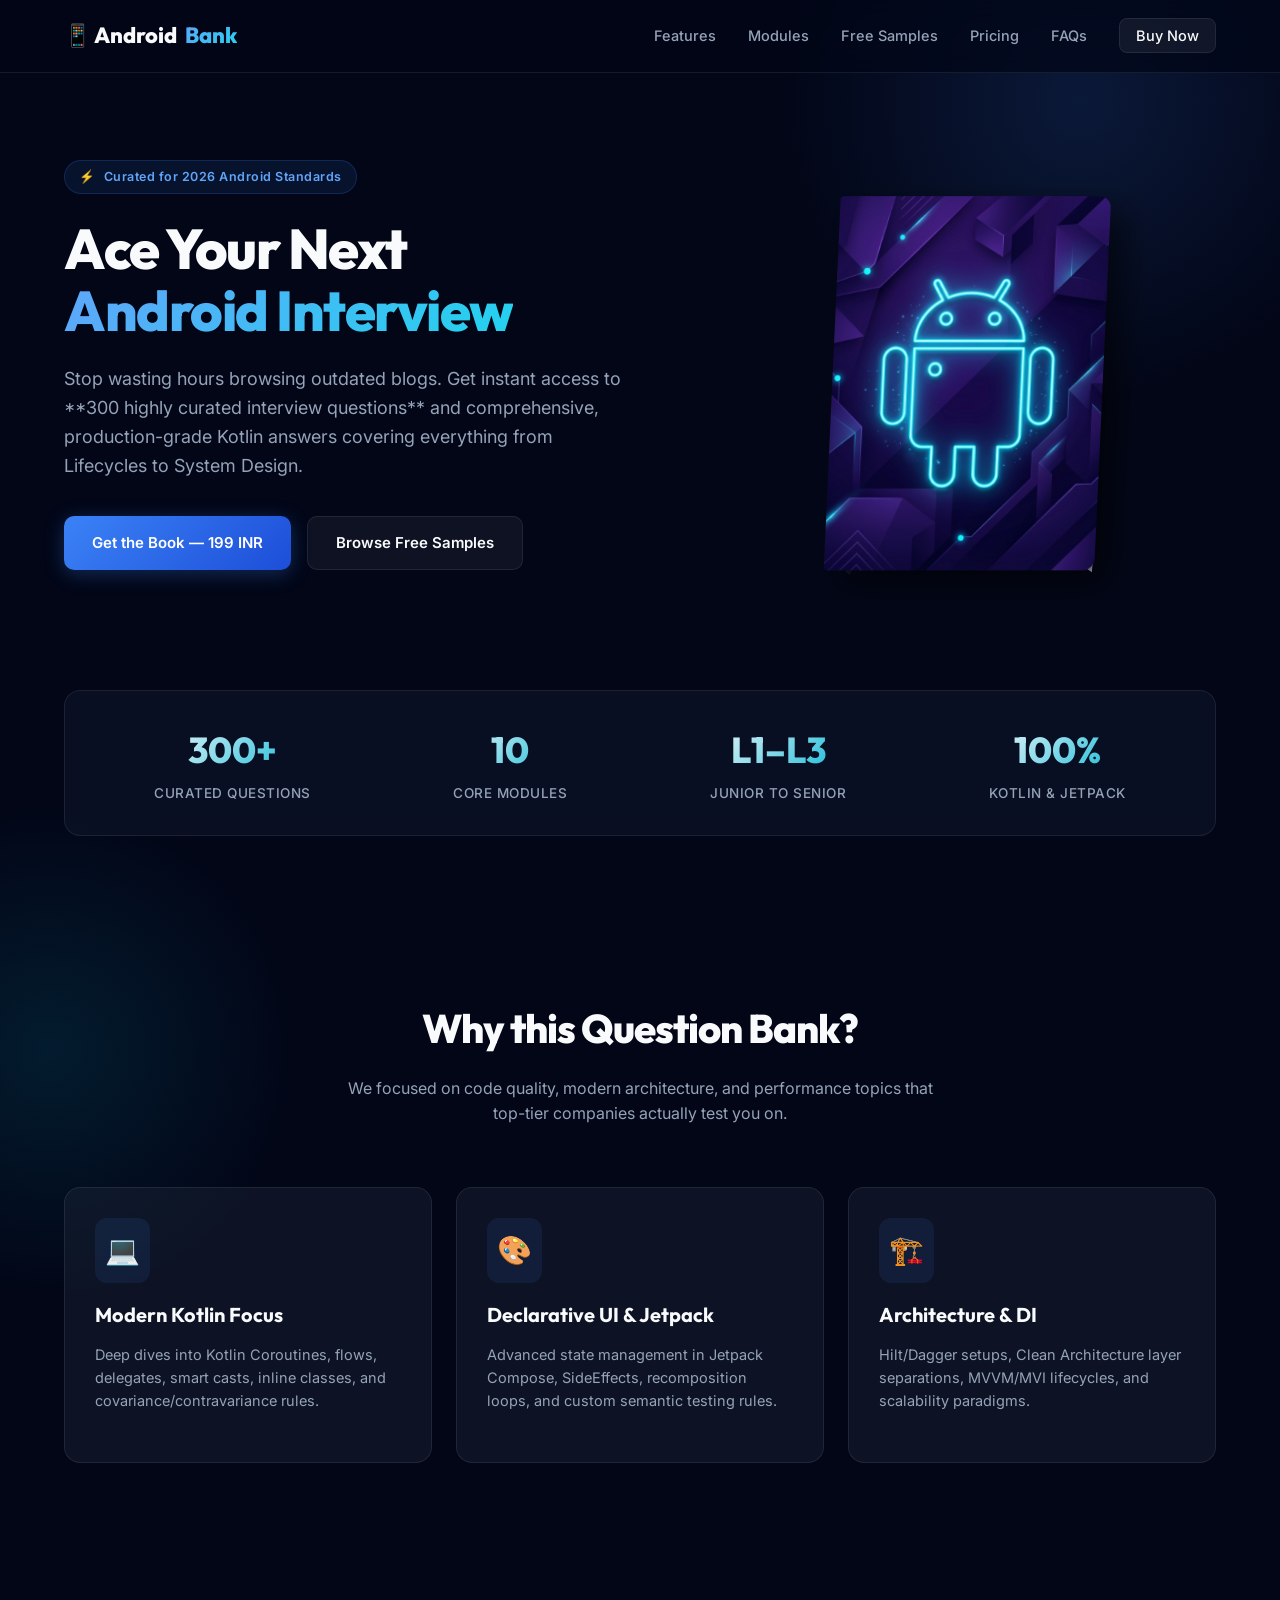
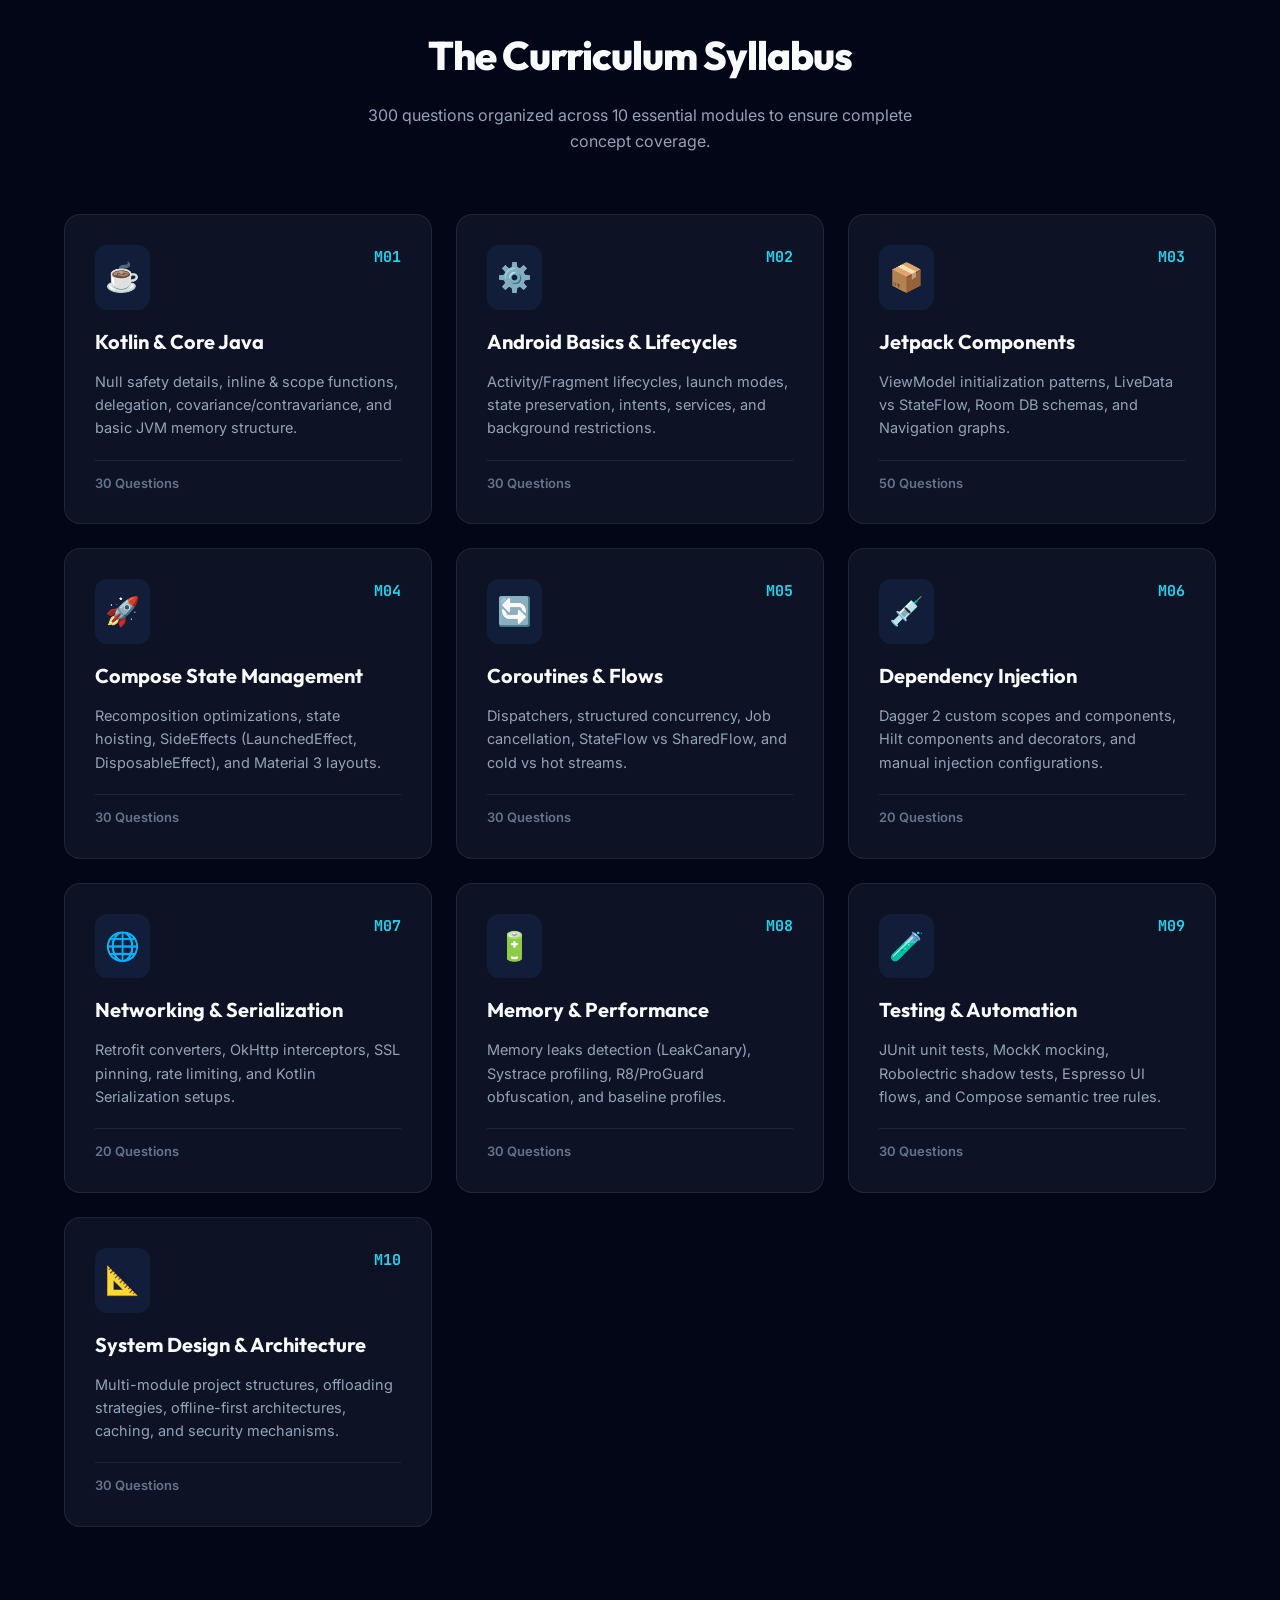
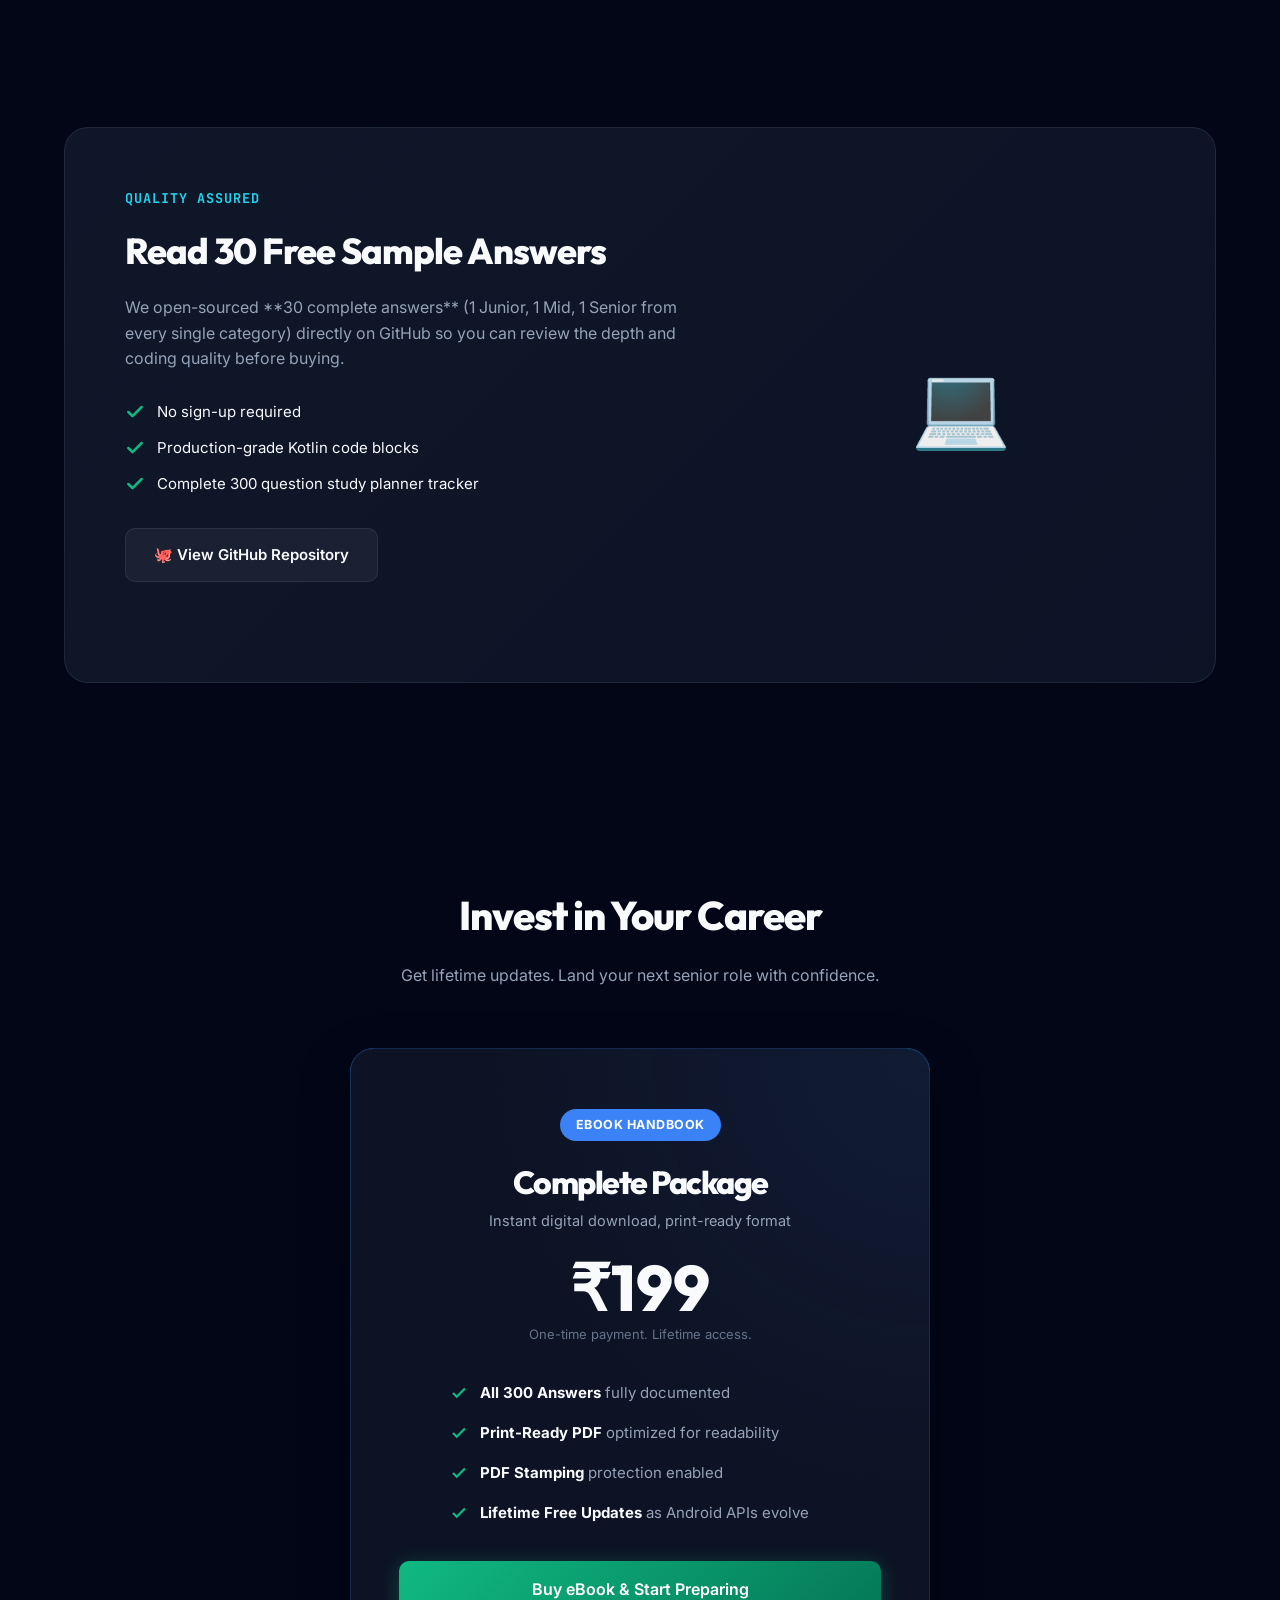
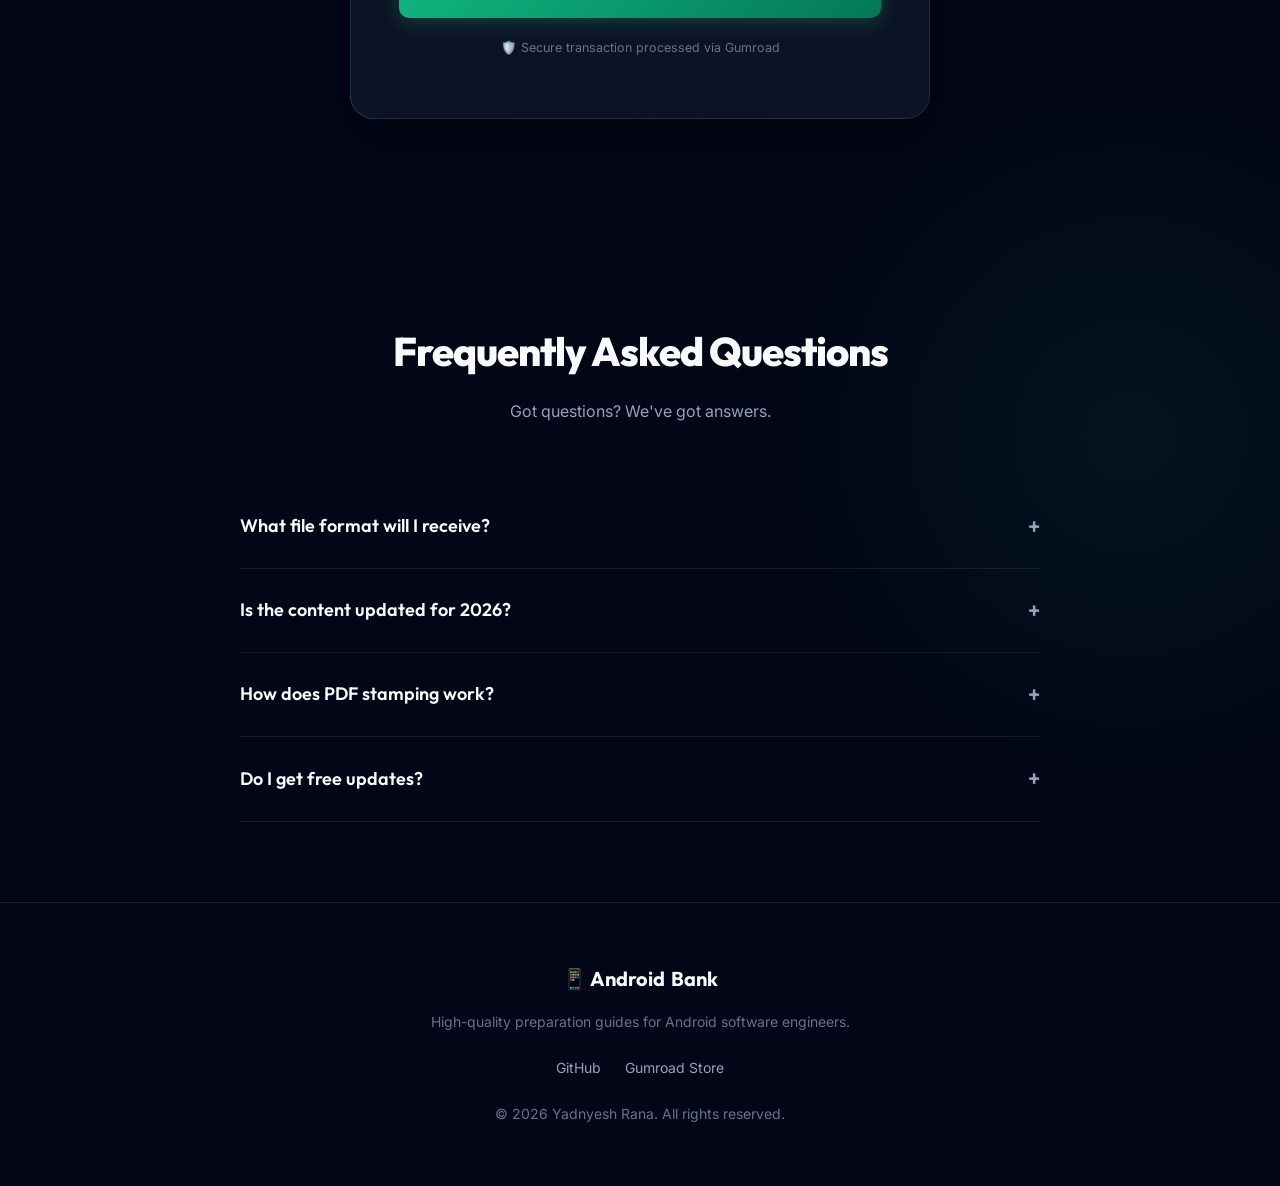
<file: index.html>
<!DOCTYPE html>
<html lang="en">
<head>
    <meta charset="UTF-8">
    <meta name="viewport" content="width=device-width, initial-scale=1.0">
    <title>Android Interview Question Bank (2026 Edition) - Ace Your Next Android Interview</title>
    
    <!-- Meta tags for SEO -->
    <meta name="description" content="Master your next Android developer interview with 300 highly curated questions and comprehensive, production-grade Kotlin answers. Premium PDF handbook.">
    <meta name="keywords" content="Android, Interview Questions, Kotlin, Jetpack Compose, Coroutines, Flow, Hilt, Clean Architecture, System Design">
    <meta name="author" content="Yadnyesh Rana">
    
    <!-- Open Graph (Facebook / LinkedIn) -->
    <meta property="og:title" content="Android Interview Question Bank (2026 Edition)">
    <meta property="og:description" content="300 curated questions and detailed Kotlin answers to help you land your dream Android role.">
    <meta property="og:image" content="https://yogirana.gumroad.com/l/ljzae">
    <meta property="og:url" content="https://yogirana.gumroad.com/l/ljzae">
    <meta property="og:type" content="website">
    
    <!-- Google Fonts -->
    <link rel="preconnect" href="https://fonts.googleapis.com">
    <link rel="preconnect" href="https://fonts.gstatic.com" crossorigin>
    <link href="https://fonts.googleapis.com/css2?family=Outfit:wght@400;500;600;700;800&family=Inter:wght@300;400;500;600;700&family=JetBrains+Mono:wght@400;700&display=swap" rel="stylesheet">
    
    <!-- Custom CSS -->
    <link rel="stylesheet" href="style.css">
</head>
<body>

    <!-- Background Glows -->
    <div class="bg-glow-1"></div>
    <div class="bg-glow-2"></div>
    <div class="bg-glow-3"></div>

    <!-- Navigation Header -->
    <header>
        <div class="container nav-container">
            <a href="#" class="logo">📱 Android<span>Bank</span></a>
            <ul class="nav-links">
                <li><a href="#features">Features</a></li>
                <li><a href="#syllabus">Modules</a></li>
                <li><a href="#samples">Free Samples</a></li>
                <li><a href="#pricing">Pricing</a></li>
                <li><a href="#faqs">FAQs</a></li>
                <li><a class="btn-nav" href="https://yogirana.gumroad.com/l/ljzae" data-gumroad-single-product="true">Buy Now</a></li>
            </ul>
        </div>
    </header>

    <!-- Hero Section -->
    <section class="hero">
        <div class="container hero-grid">
            <div class="hero-left">
                <div class="hero-badge">
                    <span>⚡</span> Curated for 2026 Android Standards
                </div>
                <h1 class="hero-title">Ace Your Next<br><span>Android Interview</span></h1>
                <p class="hero-description">
                    Stop wasting hours browsing outdated blogs. Get instant access to **300 highly curated interview questions** and comprehensive, production-grade Kotlin answers covering everything from Lifecycles to System Design.
                </p>
                <div class="hero-ctas">
                    <a href="https://yogirana.gumroad.com/l/ljzae" class="btn btn-primary" data-gumroad-single-product="true">
                        Get the Book — 199 INR
                    </a>
                    <a href="#samples" class="btn btn-secondary">
                        Browse Free Samples
                    </a>
                </div>
            </div>
            
            <div class="hero-right">
                <div class="book-container">
                    <a href="https://yogirana.gumroad.com/l/ljzae" data-gumroad-single-product="true">
                        <div class="book">
                            <div class="book-spine"></div>
                            <div class="book-cover"></div>
                        </div>
                    </a>
                </div>
            </div>
        </div>
    </section>

    <!-- Stats Bar -->
    <section class="container">
        <div class="stats-bar">
            <div class="stat-item">
                <div class="stat-num">300+</div>
                <div class="stat-label">Curated Questions</div>
            </div>
            <div class="stat-item">
                <div class="stat-num">10</div>
                <div class="stat-label">Core Modules</div>
            </div>
            <div class="stat-item">
                <div class="stat-num">L1–L3</div>
                <div class="stat-label">Junior to Senior</div>
            </div>
            <div class="stat-item">
                <div class="stat-num">100%</div>
                <div class="stat-label">Kotlin & Jetpack</div>
            </div>
        </div>
    </section>

    <!-- Core Features Section -->
    <section id="features" class="section">
        <div class="container">
            <div class="section-header">
                <h2 class="section-title">Why this Question Bank?</h2>
                <p class="section-subtitle">We focused on code quality, modern architecture, and performance topics that top-tier companies actually test you on.</p>
            </div>
            
            <div class="modules-grid">
                <div class="module-card">
                    <div class="module-header">
                        <div class="module-icon">💻</div>
                    </div>
                    <div>
                        <h3 class="module-title">Modern Kotlin Focus</h3>
                        <p class="module-description">Deep dives into Kotlin Coroutines, flows, delegates, smart casts, inline classes, and covariance/contravariance rules.</p>
                    </div>
                </div>
                
                <div class="module-card">
                    <div class="module-header">
                        <div class="module-icon">🎨</div>
                    </div>
                    <div>
                        <h3 class="module-title">Declarative UI & Jetpack</h3>
                        <p class="module-description">Advanced state management in Jetpack Compose, SideEffects, recomposition loops, and custom semantic testing rules.</p>
                    </div>
                </div>
                
                <div class="module-card">
                    <div class="module-header">
                        <div class="module-icon">🏗️</div>
                    </div>
                    <div>
                        <h3 class="module-title">Architecture & DI</h3>
                        <p class="module-description">Hilt/Dagger setups, Clean Architecture layer separations, MVVM/MVI lifecycles, and scalability paradigms.</p>
                    </div>
                </div>
            </div>
        </div>
    </section>

    <!-- Syllabus / Curriculum Section -->
    <section id="syllabus" class="section">
        <div class="container">
            <div class="section-header">
                <h2 class="section-title">The Curriculum Syllabus</h2>
                <p class="section-subtitle">300 questions organized across 10 essential modules to ensure complete concept coverage.</p>
            </div>
            
            <div class="modules-grid">
                <!-- Module 1 -->
                <div class="module-card">
                    <div class="module-header">
                        <div class="module-icon">☕</div>
                        <span class="module-num">M01</span>
                    </div>
                    <div>
                        <h3 class="module-title">Kotlin & Core Java</h3>
                        <p class="module-description">Null safety details, inline & scope functions, delegation, covariance/contravariance, and basic JVM memory structure.</p>
                    </div>
                    <div class="module-meta">30 Questions</div>
                </div>

                <!-- Module 2 -->
                <div class="module-card">
                    <div class="module-header">
                        <div class="module-icon">⚙️</div>
                        <span class="module-num">M02</span>
                    </div>
                    <div>
                        <h3 class="module-title">Android Basics & Lifecycles</h3>
                        <p class="module-description">Activity/Fragment lifecycles, launch modes, state preservation, intents, services, and background restrictions.</p>
                    </div>
                    <div class="module-meta">30 Questions</div>
                </div>

                <!-- Module 3 -->
                <div class="module-card">
                    <div class="module-header">
                        <div class="module-icon">📦</div>
                        <span class="module-num">M03</span>
                    </div>
                    <div>
                        <h3 class="module-title">Jetpack Components</h3>
                        <p class="module-description">ViewModel initialization patterns, LiveData vs StateFlow, Room DB schemas, and Navigation graphs.</p>
                    </div>
                    <div class="module-meta">50 Questions</div>
                </div>

                <!-- Module 4 -->
                <div class="module-card">
                    <div class="module-header">
                        <div class="module-icon">🚀</div>
                        <span class="module-num">M04</span>
                    </div>
                    <div>
                        <h3 class="module-title">Compose State Management</h3>
                        <p class="module-description">Recomposition optimizations, state hoisting, SideEffects (LaunchedEffect, DisposableEffect), and Material 3 layouts.</p>
                    </div>
                    <div class="module-meta">30 Questions</div>
                </div>

                <!-- Module 5 -->
                <div class="module-card">
                    <div class="module-header">
                        <div class="module-icon">🔄</div>
                        <span class="module-num">M05</span>
                    </div>
                    <div>
                        <h3 class="module-title">Coroutines & Flows</h3>
                        <p class="module-description">Dispatchers, structured concurrency, Job cancellation, StateFlow vs SharedFlow, and cold vs hot streams.</p>
                    </div>
                    <div class="module-meta">30 Questions</div>
                </div>

                <!-- Module 6 -->
                <div class="module-card">
                    <div class="module-header">
                        <div class="module-icon">💉</div>
                        <span class="module-num">M06</span>
                    </div>
                    <div>
                        <h3 class="module-title">Dependency Injection</h3>
                        <p class="module-description">Dagger 2 custom scopes and components, Hilt components and decorators, and manual injection configurations.</p>
                    </div>
                    <div class="module-meta">20 Questions</div>
                </div>

                <!-- Module 7 -->
                <div class="module-card">
                    <div class="module-header">
                        <div class="module-icon">🌐</div>
                        <span class="module-num">M07</span>
                    </div>
                    <div>
                        <h3 class="module-title">Networking & Serialization</h3>
                        <p class="module-description">Retrofit converters, OkHttp interceptors, SSL pinning, rate limiting, and Kotlin Serialization setups.</p>
                    </div>
                    <div class="module-meta">20 Questions</div>
                </div>

                <!-- Module 8 -->
                <div class="module-card">
                    <div class="module-header">
                        <div class="module-icon">🔋</div>
                        <span class="module-num">M08</span>
                    </div>
                    <div>
                        <h3 class="module-title">Memory & Performance</h3>
                        <p class="module-description">Memory leaks detection (LeakCanary), Systrace profiling, R8/ProGuard obfuscation, and baseline profiles.</p>
                    </div>
                    <div class="module-meta">30 Questions</div>
                </div>

                <!-- Module 9 -->
                <div class="module-card">
                    <div class="module-header">
                        <div class="module-icon">🧪</div>
                        <span class="module-num">M09</span>
                    </div>
                    <div>
                        <h3 class="module-title">Testing & Automation</h3>
                        <p class="module-description">JUnit unit tests, MockK mocking, Robolectric shadow tests, Espresso UI flows, and Compose semantic tree rules.</p>
                    </div>
                    <div class="module-meta">30 Questions</div>
                </div>

                <!-- Module 10 -->
                <div class="module-card">
                    <div class="module-header">
                        <div class="module-icon">📐</div>
                        <span class="module-num">M10</span>
                    </div>
                    <div>
                        <h3 class="module-title">System Design & Architecture</h3>
                        <p class="module-description">Multi-module project structures, offloading strategies, offline-first architectures, caching, and security mechanisms.</p>
                    </div>
                    <div class="module-meta">30 Questions</div>
                </div>
            </div>
        </div>
    </section>

    <!-- GitHub Samples Promo Section -->
    <section id="samples" class="section">
        <div class="container">
            <div class="github-promo">
                <div class="promo-grid">
                    <div class="promo-left">
                        <span class="promo-tag">Quality Assured</span>
                        <h2 class="promo-title">Read 30 Free Sample Answers</h2>
                        <p class="promo-desc">
                            We open-sourced **30 complete answers** (1 Junior, 1 Mid, 1 Senior from every single category) directly on GitHub so you can review the depth and coding quality before buying.
                        </p>
                        <ul class="promo-list">
                            <li>
                                <svg width="20" height="20" viewBox="0 0 24 24" fill="none" stroke="currentColor" stroke-width="3" stroke-linecap="round" stroke-linejoin="round"><polyline points="20 6 9 17 4 12"></polyline></svg>
                                <span>No sign-up required</span>
                            </li>
                            <li>
                                <svg width="20" height="20" viewBox="0 0 24 24" fill="none" stroke="currentColor" stroke-width="3" stroke-linecap="round" stroke-linejoin="round"><polyline points="20 6 9 17 4 12"></polyline></svg>
                                <span>Production-grade Kotlin code blocks</span>
                            </li>
                            <li>
                                <svg width="20" height="20" viewBox="0 0 24 24" fill="none" stroke="currentColor" stroke-width="3" stroke-linecap="round" stroke-linejoin="round"><polyline points="20 6 9 17 4 12"></polyline></svg>
                                <span>Complete 300 question study planner tracker</span>
                            </li>
                        </ul>
                        <div class="hero-ctas" style="justify-content: flex-start;">
                            <a href="https://github.com/yogirana5557/android-interview-questions-2026" target="_blank" class="btn btn-secondary">
                                🐙 View GitHub Repository
                            </a>
                        </div>
                    </div>
                    
                    <div class="promo-right" style="text-align: center; font-size: 80px;">
                        💻
                    </div>
                </div>
            </div>
        </div>
    </section>

    <!-- Pricing Section -->
    <section id="pricing" class="section pricing-section">
        <div class="container">
            <div class="section-header">
                <h2 class="section-title">Invest in Your Career</h2>
                <p class="section-subtitle">Get lifetime updates. Land your next senior role with confidence.</p>
            </div>
            
            <div class="pricing-card">
                <span class="pricing-badge">eBook Handbook</span>
                <h3 class="hero-title" style="font-size: 32px; margin-bottom: 8px;">Complete Package</h3>
                <p style="color: var(--text-secondary); font-size: 14.5px;">Instant digital download, print-ready format</p>
                
                <div class="price-container">
                    <div class="price">₹199</div>
                    <p style="color: var(--text-muted); font-size: 13px; margin-top: 4px;">One-time payment. Lifetime access.</p>
                </div>
                
                <ul class="pricing-features">
                    <li>
                        <svg width="18" height="18" viewBox="0 0 24 24" fill="none" stroke="currentColor" stroke-width="3"><polyline points="20 6 9 17 4 12"></polyline></svg>
                        <span><strong>All 300 Answers</strong> fully documented</span>
                    </li>
                    <li>
                        <svg width="18" height="18" viewBox="0 0 24 24" fill="none" stroke="currentColor" stroke-width="3"><polyline points="20 6 9 17 4 12"></polyline></svg>
                        <span><strong>Print-Ready PDF</strong> optimized for readability</span>
                    </li>
                    <li>
                        <svg width="18" height="18" viewBox="0 0 24 24" fill="none" stroke="currentColor" stroke-width="3"><polyline points="20 6 9 17 4 12"></polyline></svg>
                        <span><strong>PDF Stamping</strong> protection enabled</span>
                    </li>
                    <li>
                        <svg width="18" height="18" viewBox="0 0 24 24" fill="none" stroke="currentColor" stroke-width="3"><polyline points="20 6 9 17 4 12"></polyline></svg>
                        <span><strong>Lifetime Free Updates</strong> as Android APIs evolve</span>
                    </li>
                </ul>
                
                <a href="https://yogirana.gumroad.com/l/ljzae" class="btn btn-pricing" data-gumroad-single-product="true">
                    Buy eBook & Start Preparing
                </a>
                
                <div class="pricing-guarantee">
                    🛡️ Secure transaction processed via Gumroad
                </div>
            </div>
        </div>
    </section>

    <!-- FAQs Section -->
    <section id="faqs" class="section">
        <div class="container">
            <div class="section-header">
                <h2 class="section-title">Frequently Asked Questions</h2>
                <p class="section-subtitle">Got questions? We've got answers.</p>
            </div>
            
            <div class="faq-grid">
                <div class="faq-item">
                    <div class="faq-question">What file format will I receive?</div>
                    <div class="faq-answer">
                        You will receive a highly formatted PDF file. It is optimized for both desktop/laptop readers and printouts.
                    </div>
                </div>
                
                <div class="faq-item">
                    <div class="faq-question">Is the content updated for 2026?</div>
                    <div class="faq-answer">
                        Yes, all code examples and topics have been updated to reflect current 2026 Android development standards, including Jetpack Compose Material 3, Kotlin 1.9+, and Coroutines/Flow patterns.
                    </div>
                </div>
                
                <div class="faq-item">
                    <div class="faq-question">How does PDF stamping work?</div>
                    <div class="faq-answer">
                        To protect the content and discourage piracy, Gumroad automatically overlays your email address and purchase ID onto the top-right corner of each page of your PDF handbook download.
                    </div>
                </div>
                
                <div class="faq-item">
                    <div class="faq-question">Do I get free updates?</div>
                    <div class="faq-answer">
                        Yes! Whenever we revise the question bank or update answers for future Android versions, you will automatically receive an email to download the updated PDF version for free.
                    </div>
                </div>
            </div>
        </div>
    </section>

    <!-- Footer -->
    <footer>
        <div class="container">
            <a href="#" class="footer-logo">📱 Android<span>Bank</span></a>
            <p>High-quality preparation guides for Android software engineers.</p>
            <ul class="footer-links">
                <li><a href="https://github.com/yogirana5557/android-interview-questions-2026" target="_blank">GitHub</a></li>
                <li><a href="https://yogirana.gumroad.com/l/ljzae">Gumroad Store</a></li>
            </ul>
            <p>&copy; 2026 Yadnyesh Rana. All rights reserved.</p>
        </div>
    </footer>

    <!-- Gumroad Overlay Integration -->
    <script src="https://gumroad.com/js/embed.js"></script>

    <!-- FAQ Toggle Script -->
    <script>
        document.querySelectorAll('.faq-question').forEach(button => {
            button.addEventListener('click', () => {
                const faqItem = button.parentElement;
                
                // Toggle active class on clicked item
                faqItem.classList.toggle('active');
                
                // Close other items
                document.querySelectorAll('.faq-item').forEach(item => {
                    if (item !== faqItem) {
                        item.classList.remove('active');
                    }
                });
            });
        });
    </script>
</body>
</html>
</file>
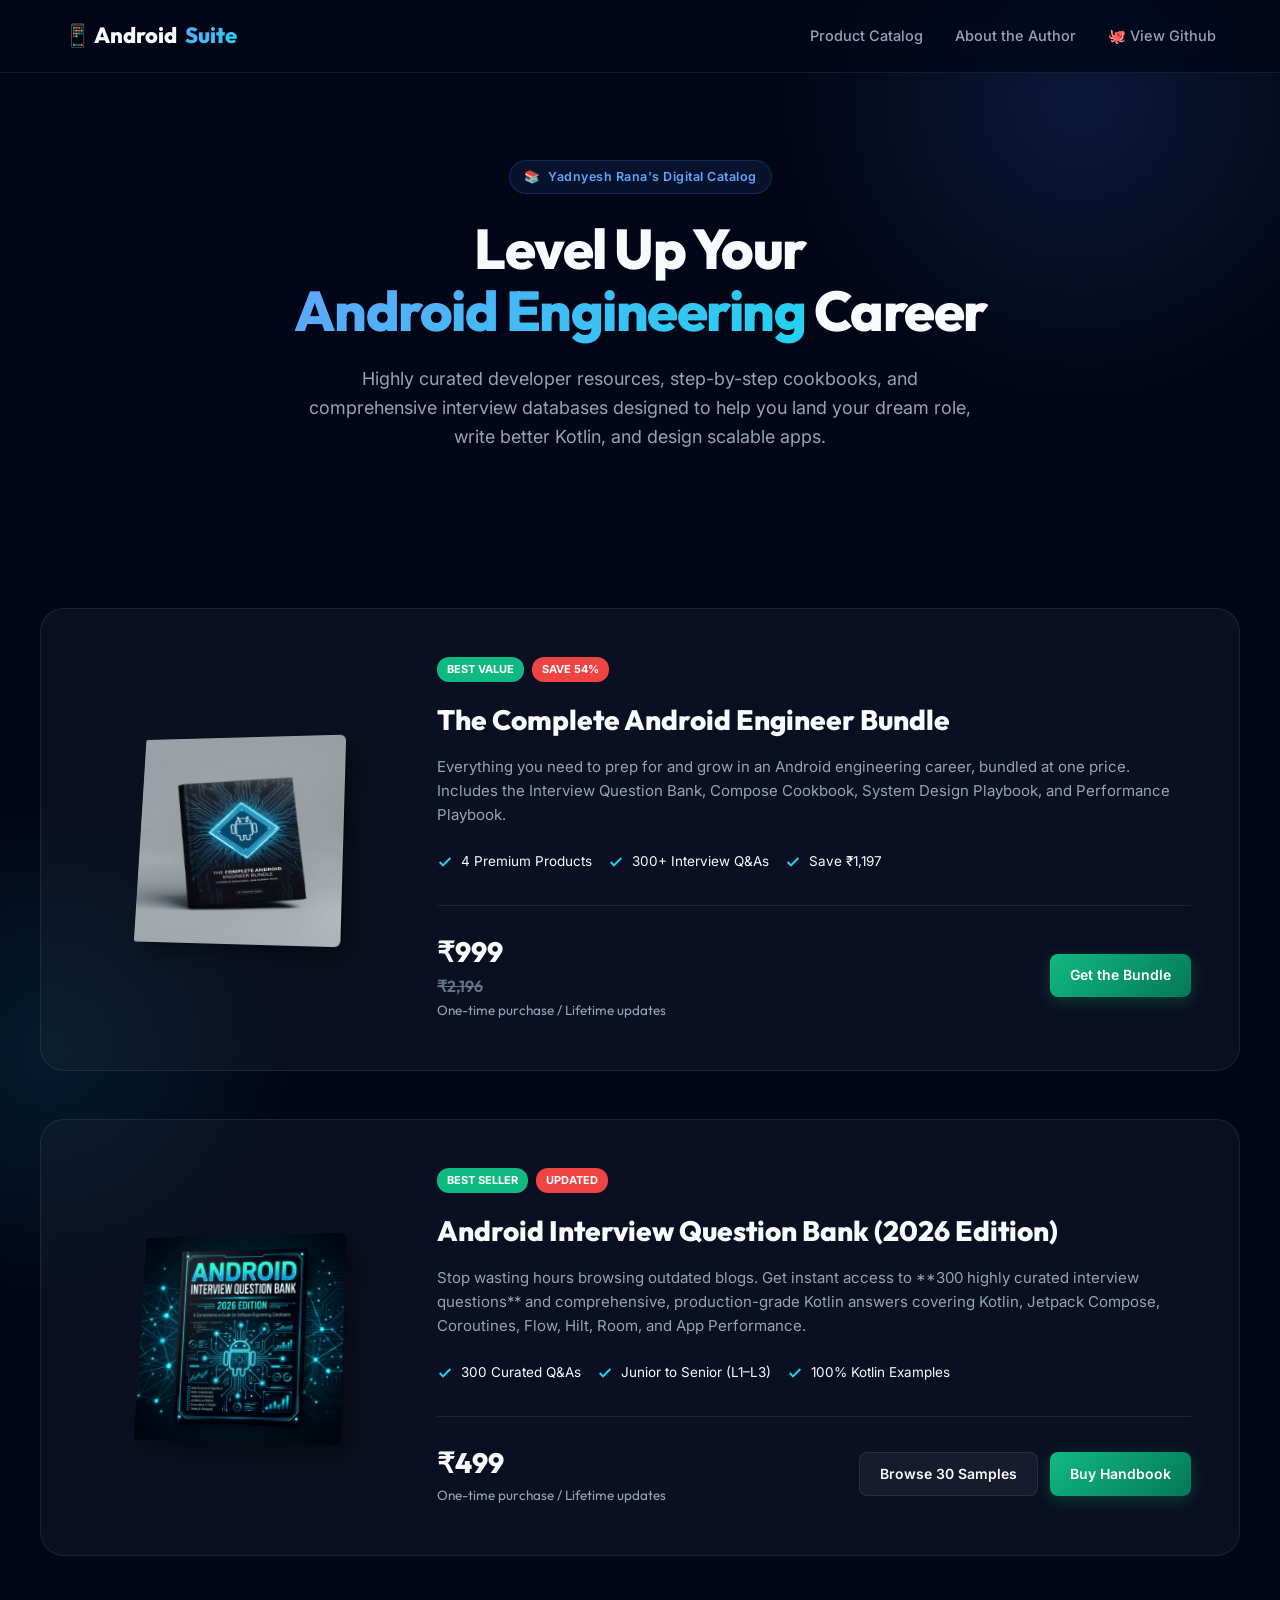
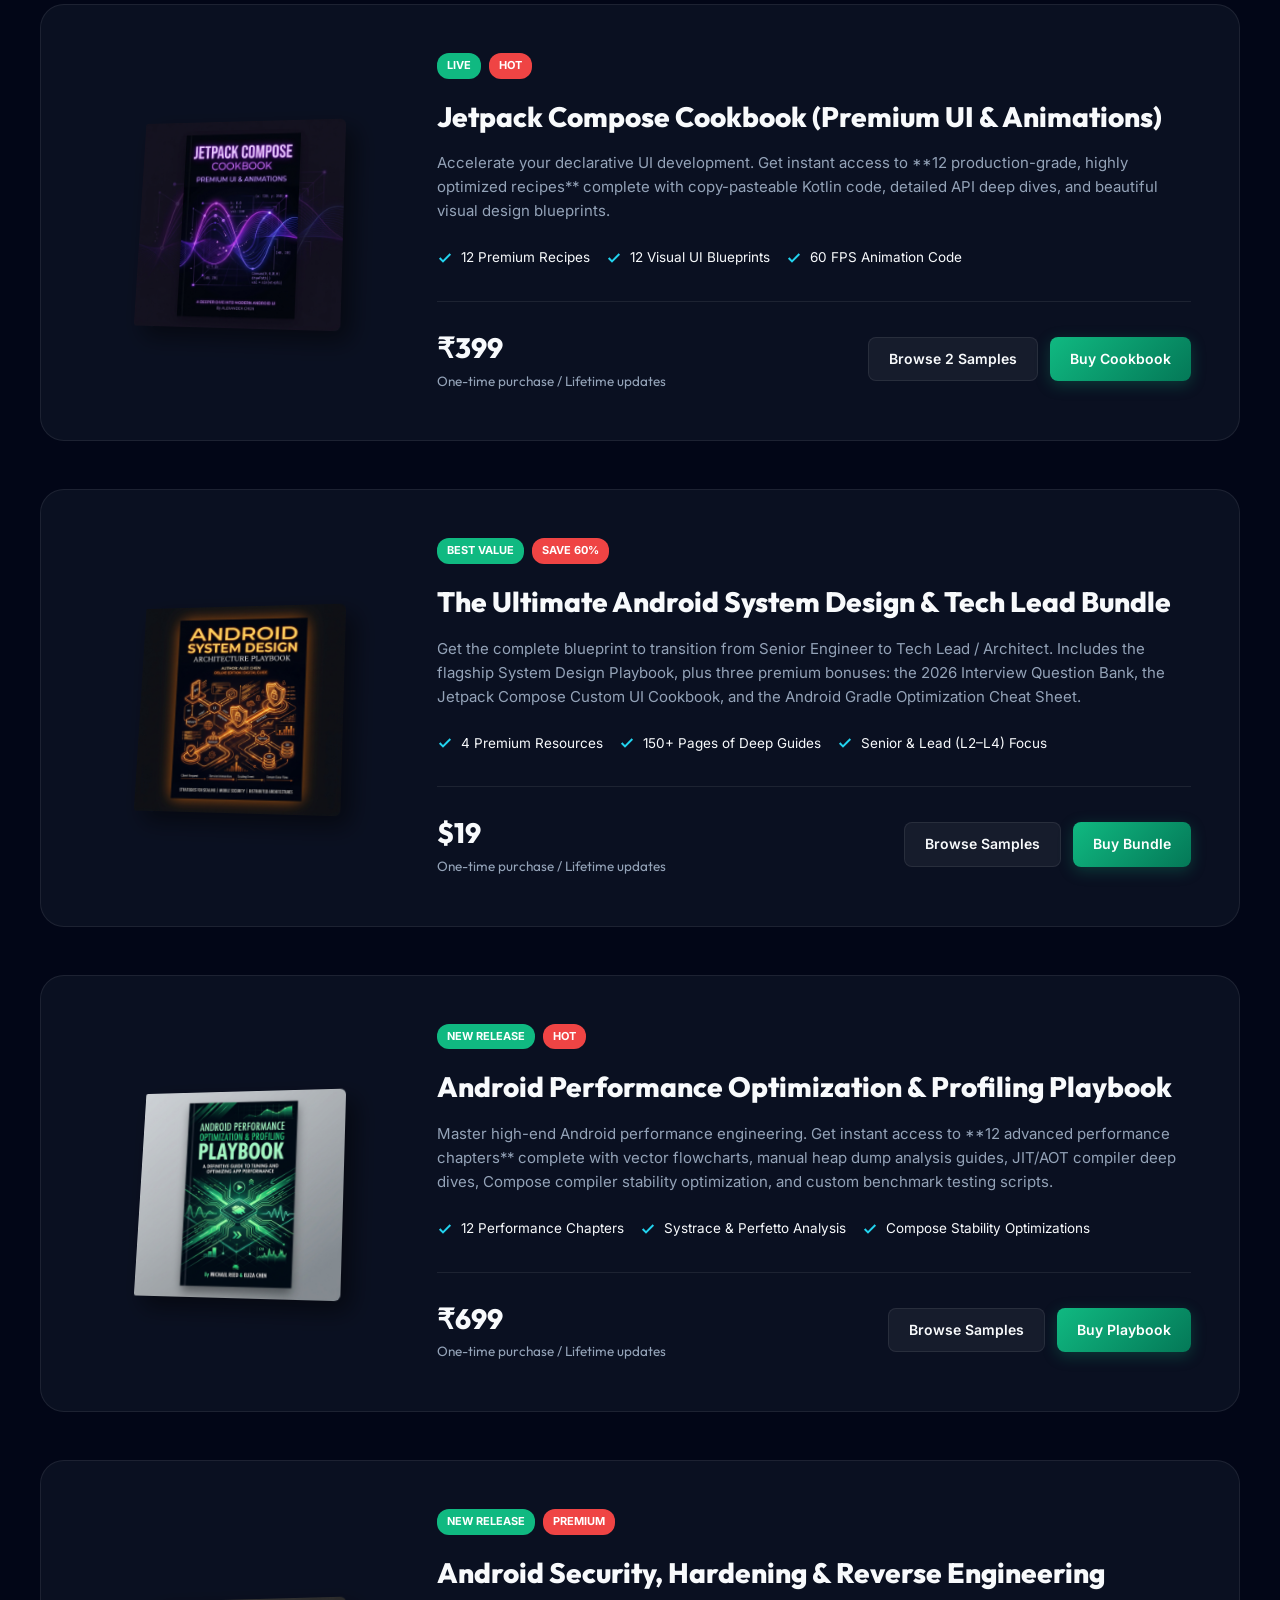
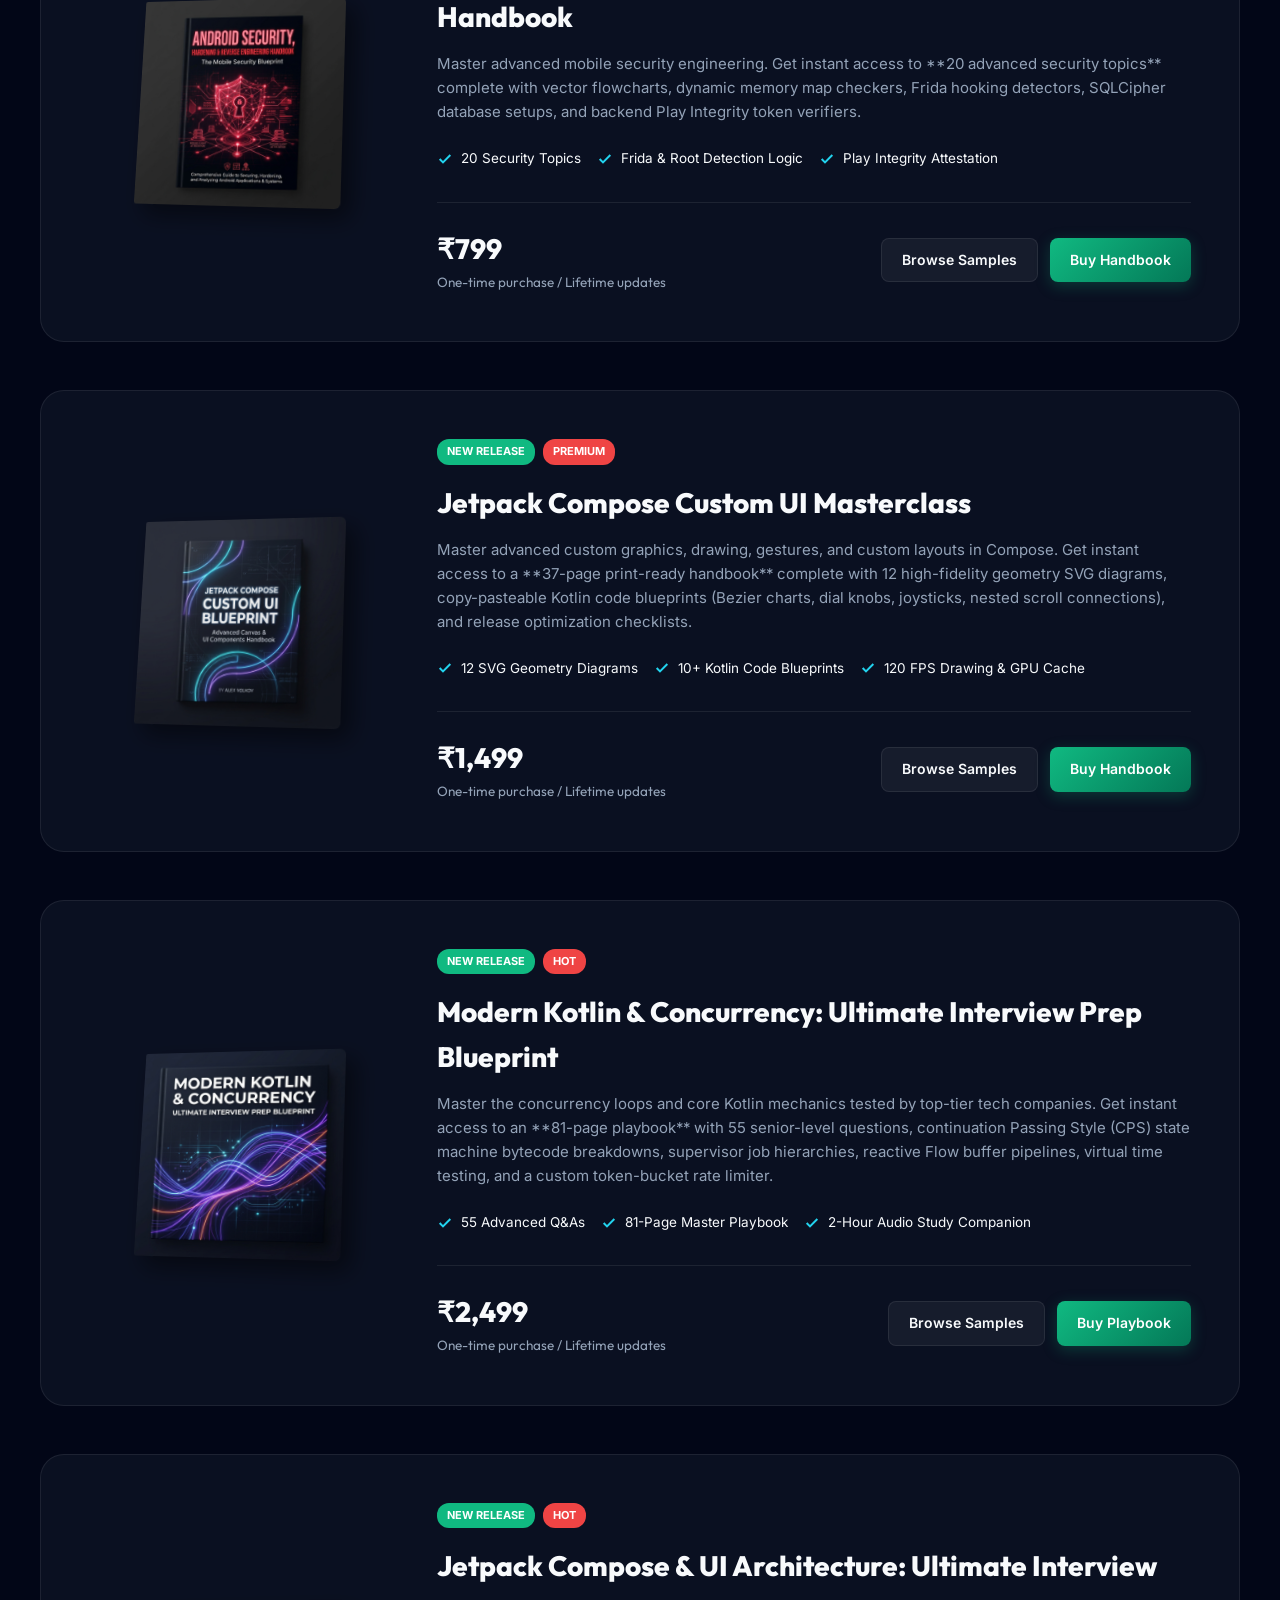
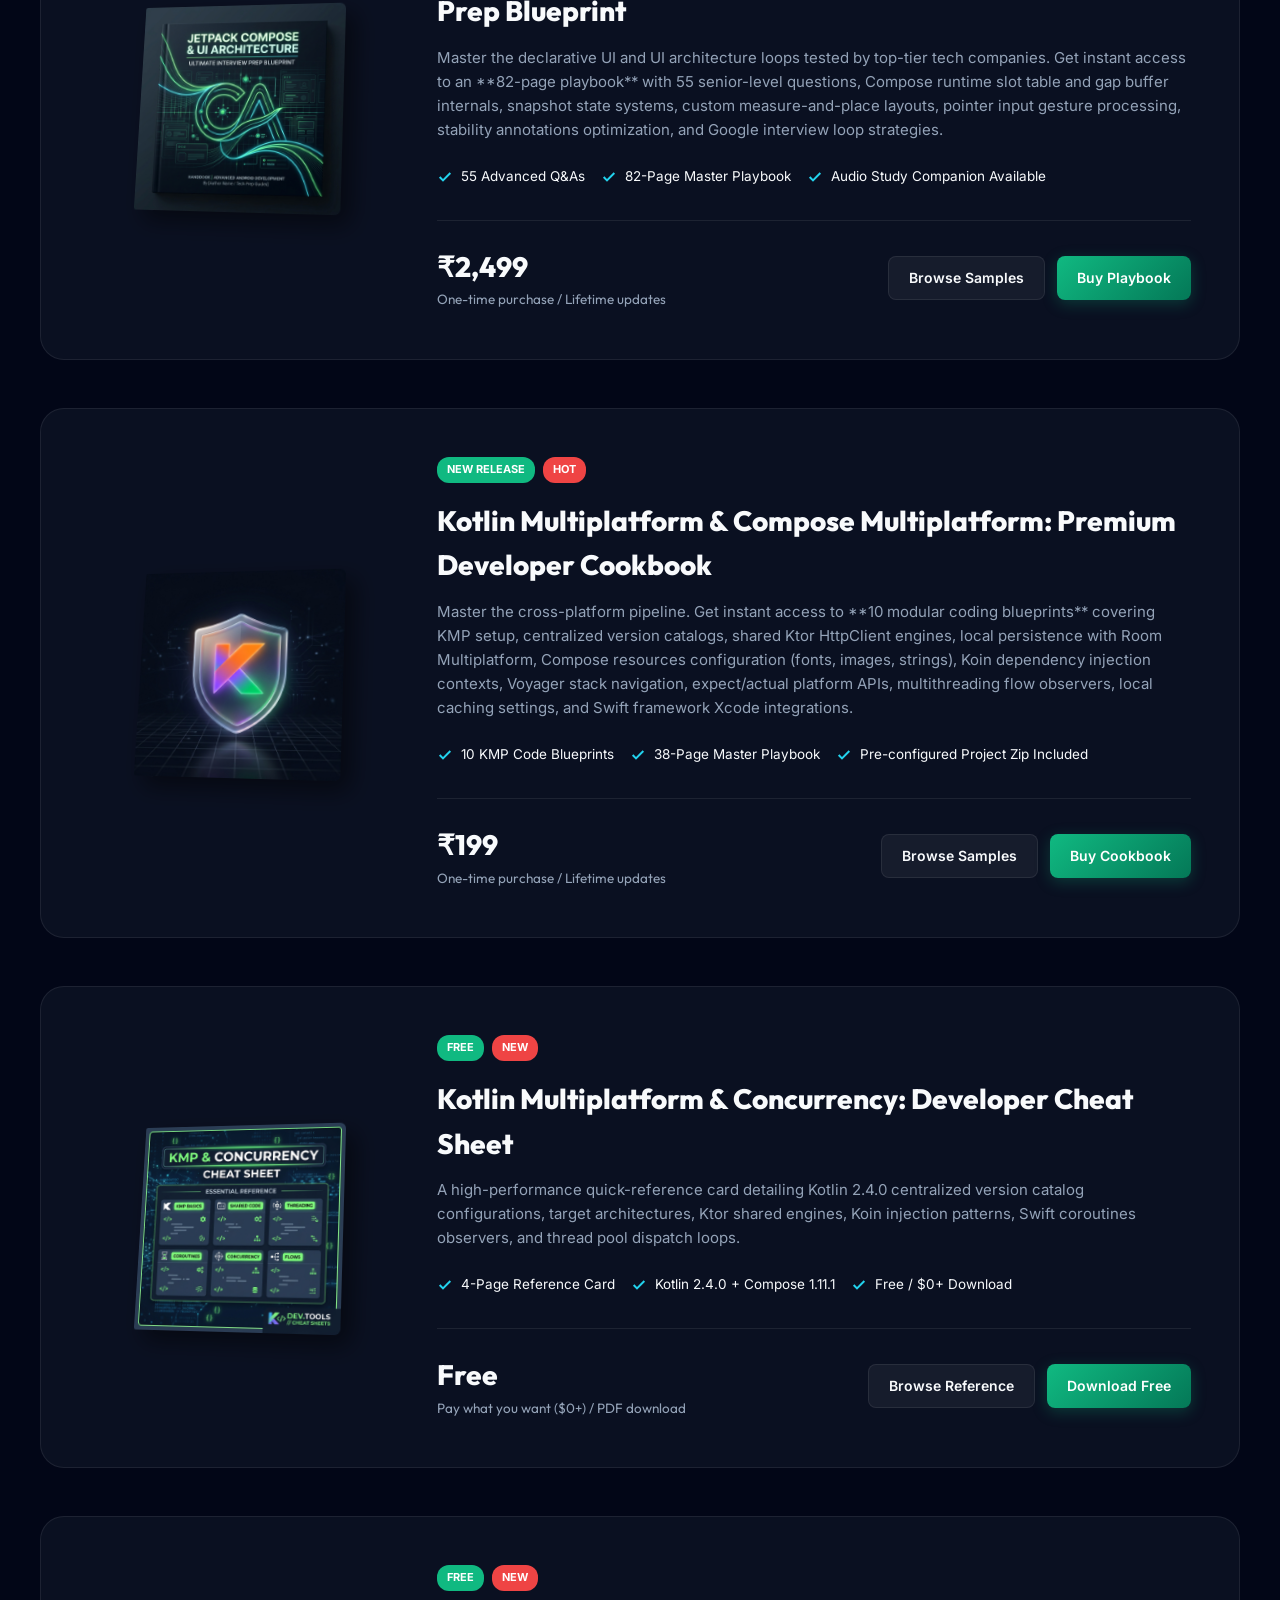
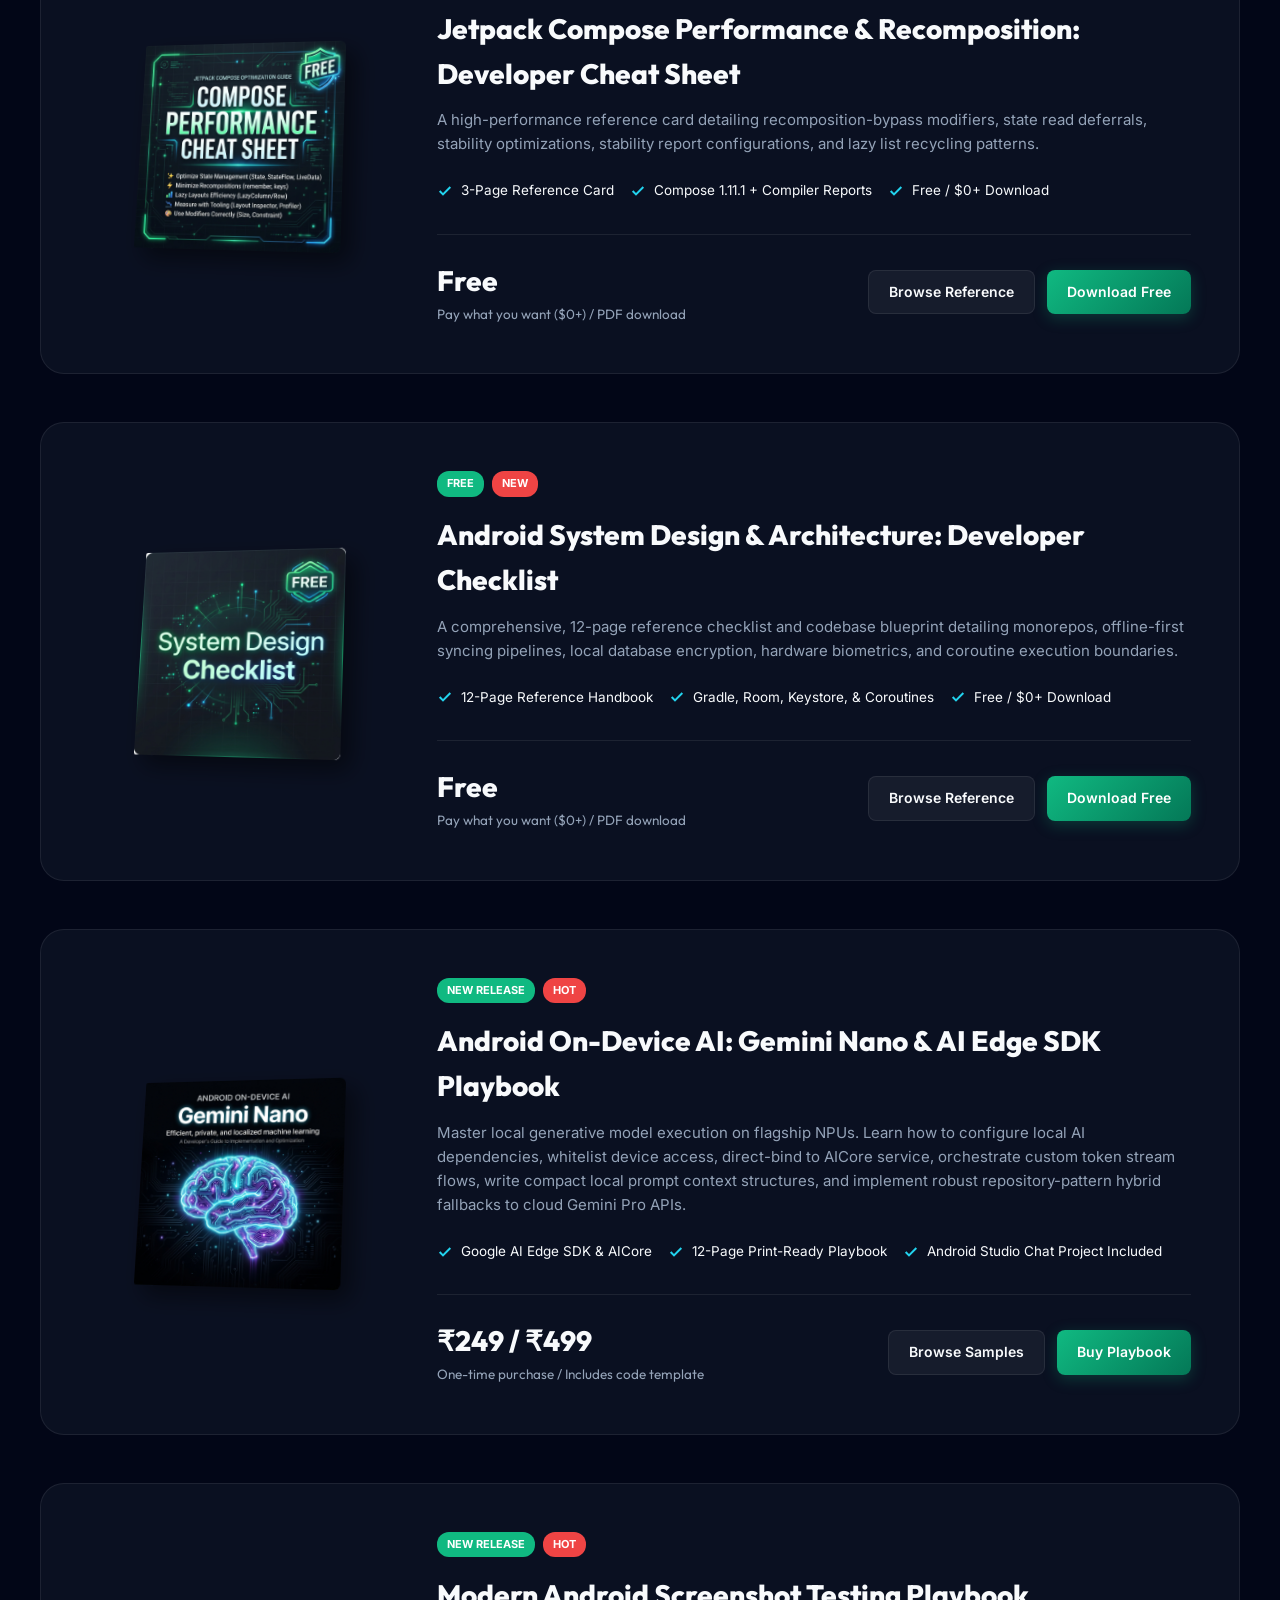
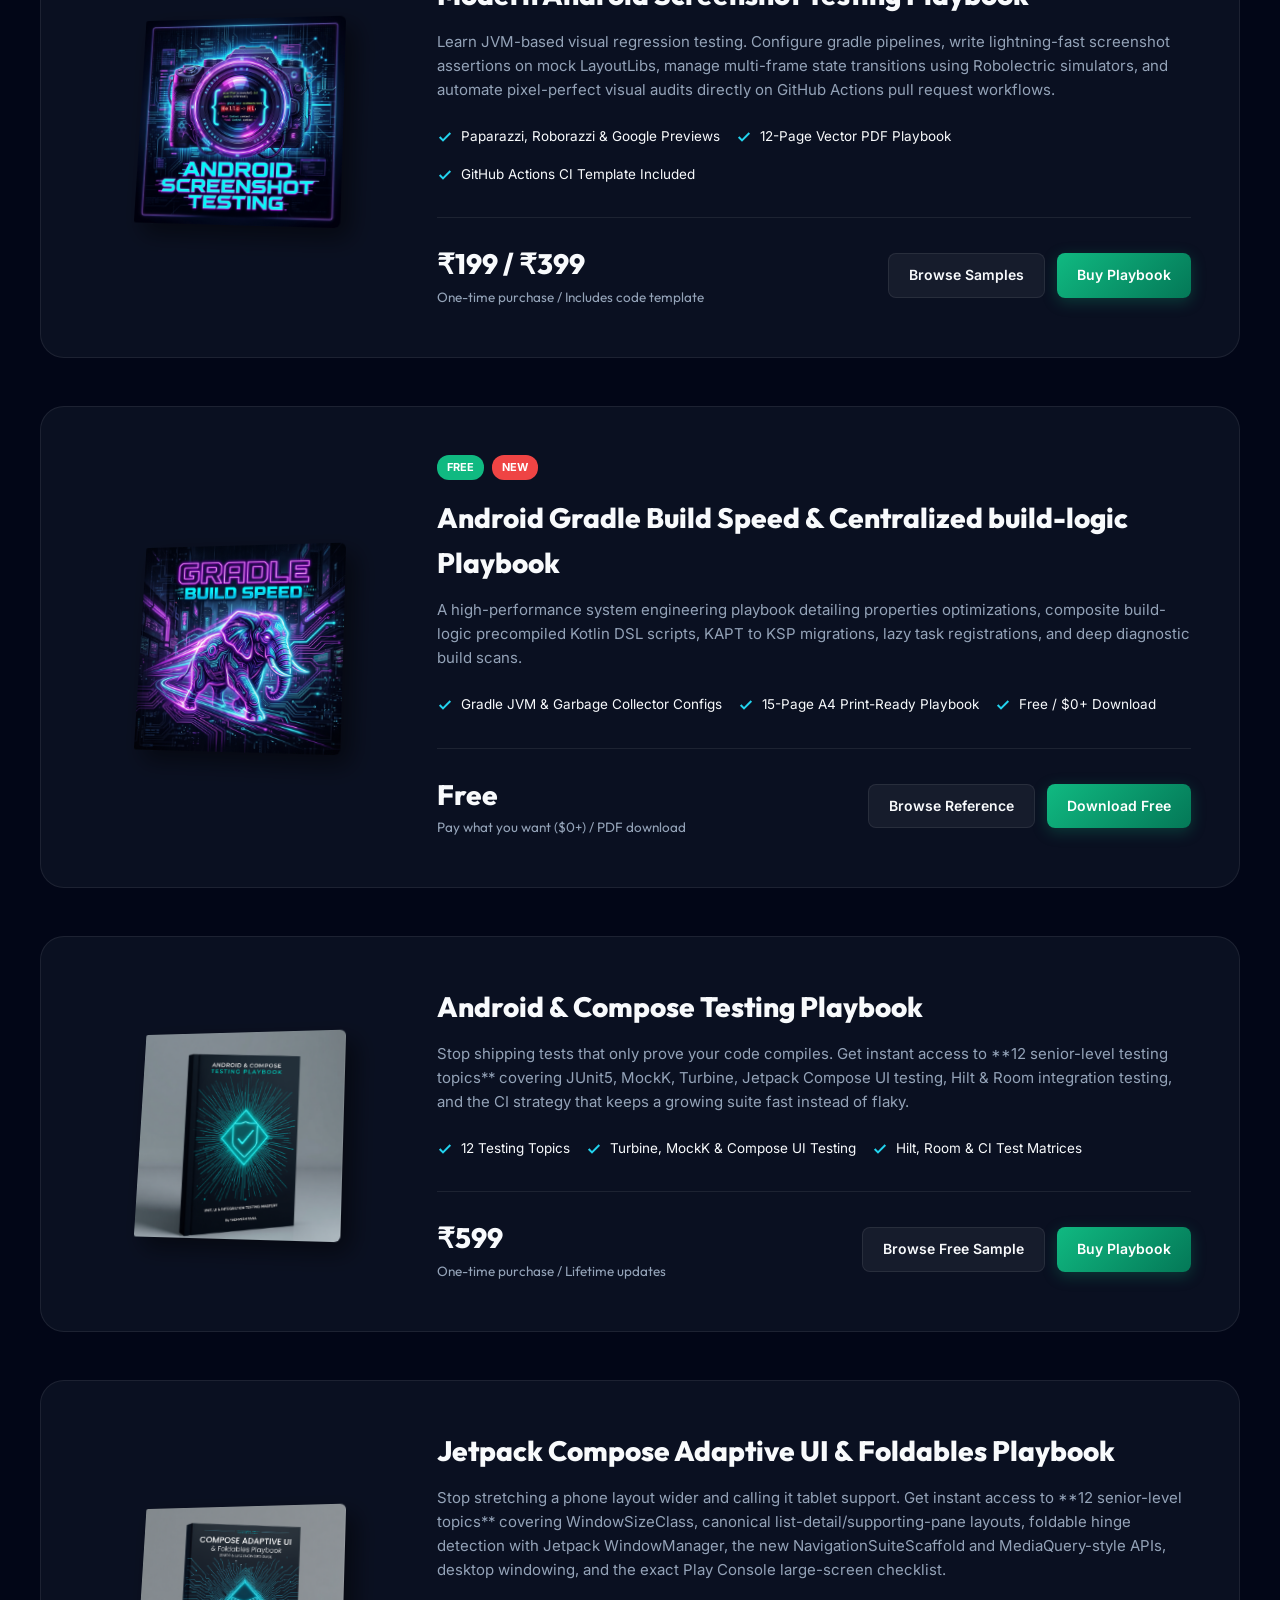
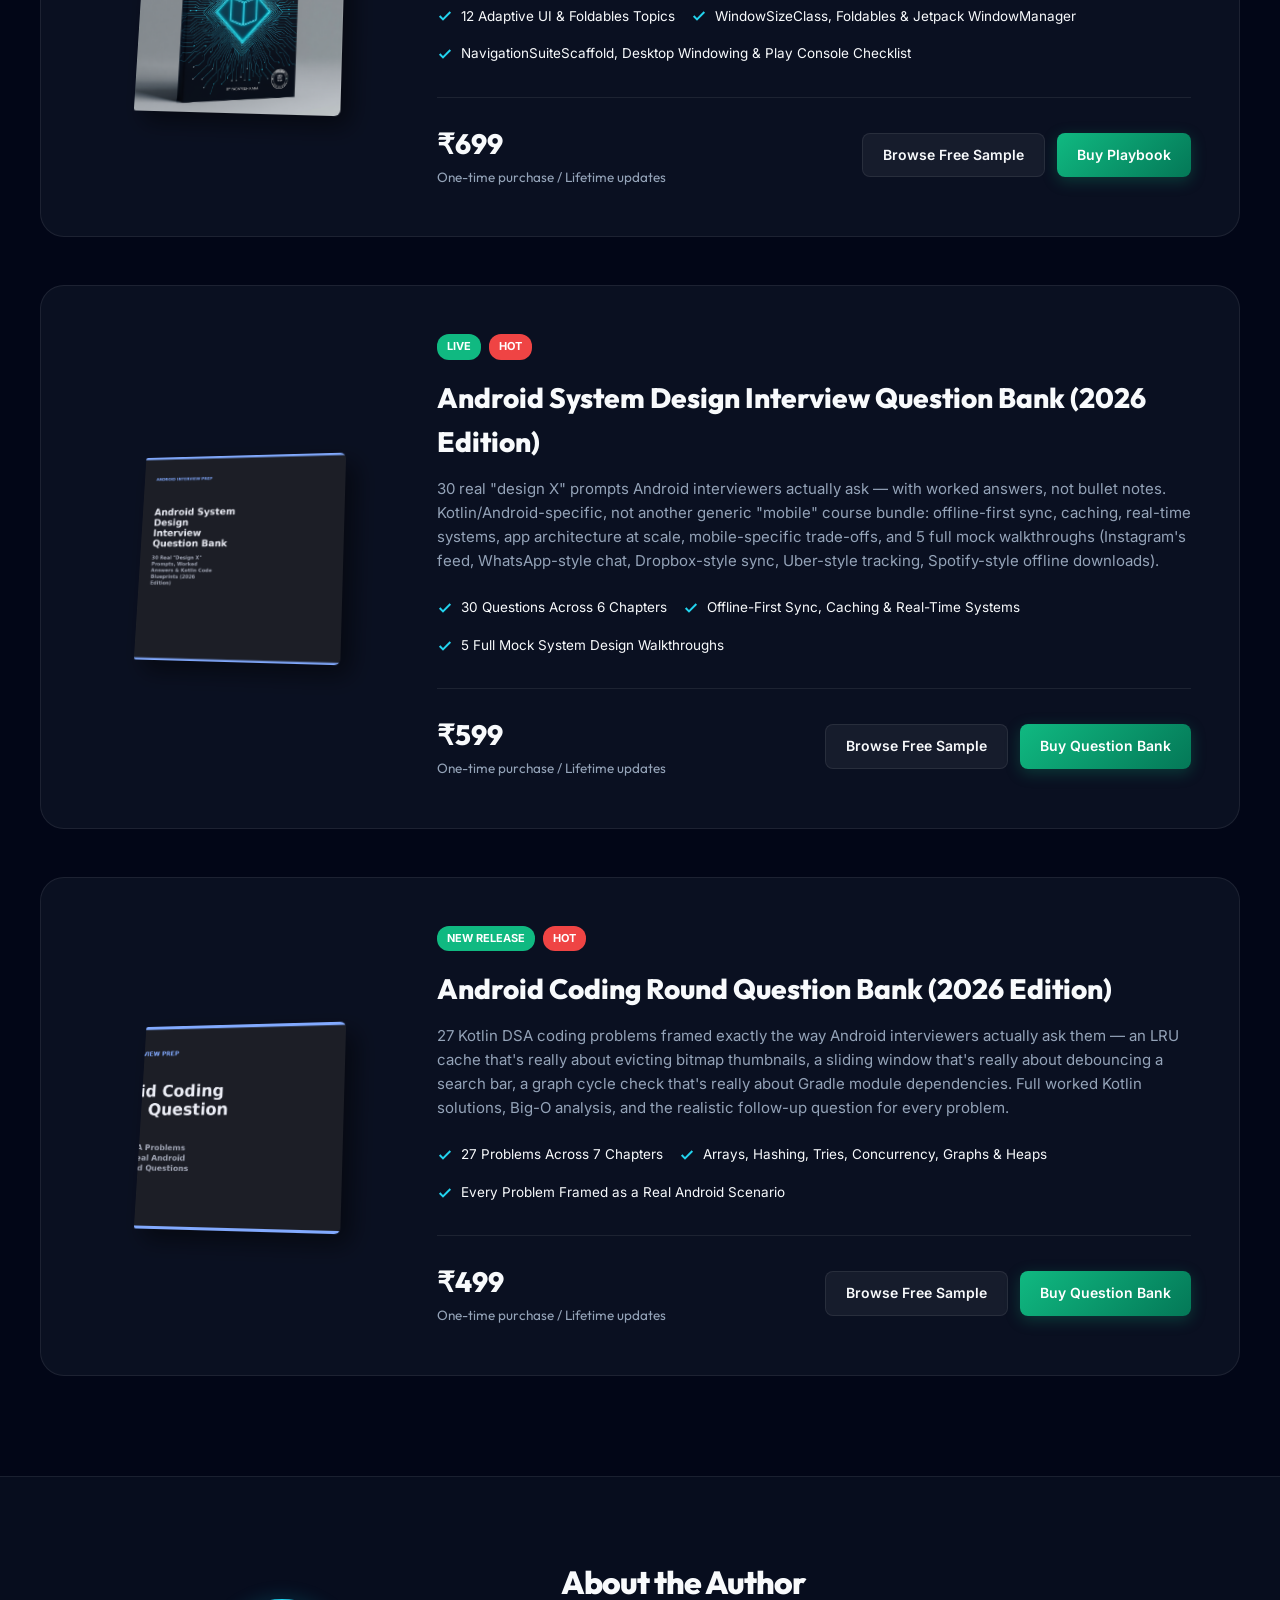
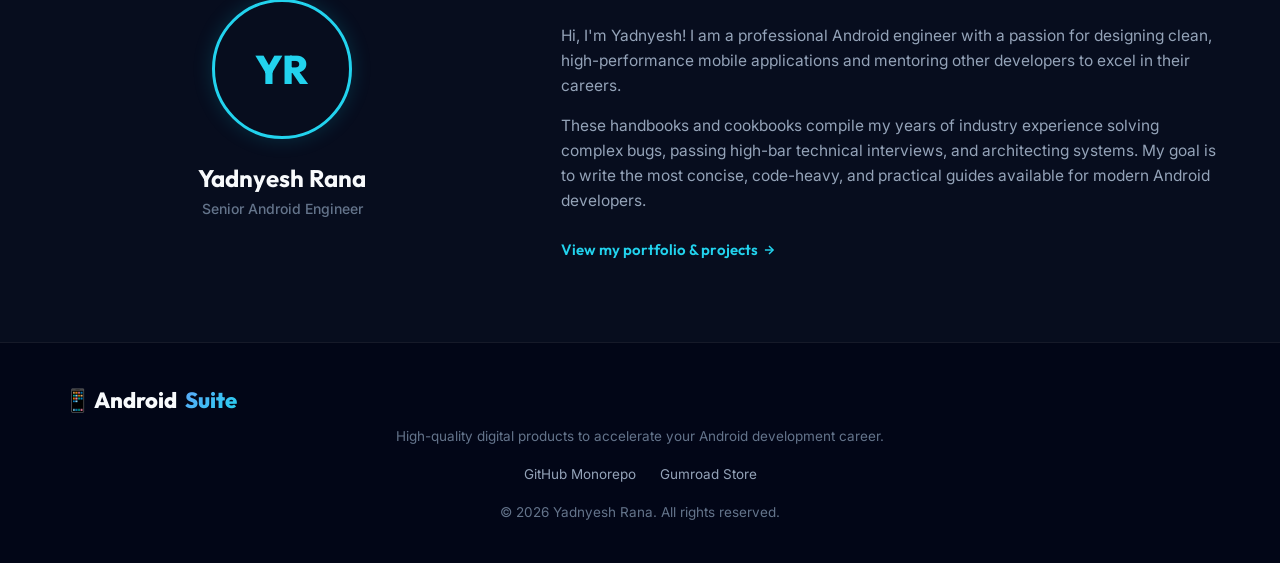
<file: landing-page/index.html>
<!DOCTYPE html>
<html lang="en">
<head>
    <meta charset="UTF-8">
    <meta name="viewport" content="width=device-width, initial-scale=1.0">
    <title>AndroidDev Suite - Premium Android Developer Handbooks & Resources</title>
    
    <!-- Favicon -->
    <link rel="icon" type="image/svg+xml" href="data:image/svg+xml,<svg xmlns=%22http://www.w3.org/2000/svg%22 viewBox=%220 0 100 100%22><text y=%22.9em%22 font-size=%2290%22>📱</text></svg>">
    
    <!-- Meta tags for SEO -->
    <meta name="description" content="Premium digital products and handbooks for Android software engineers. Curated by Yadnyesh Rana. Ace your interviews, master Jetpack Compose, and learn app scaling.">
    <meta name="keywords" content="Android, Developer, Digital Products, eBook, Interview questions, Jetpack Compose, System Design, Yadnyesh Rana">
    <meta name="author" content="Yadnyesh Rana">
    
    <!-- Open Graph (Facebook / LinkedIn) -->
    <meta property="og:title" content="AndroidDev Suite - Premium Developer Resources">
    <meta property="og:description" content="Handbooks, cookbooks, and study banks to level up your Android engineering career.">
    <meta property="og:url" content="https://android-digital-products.vercel.app">
    <meta property="og:type" content="website">
    
    <!-- Google Fonts -->
    <link rel="preconnect" href="https://fonts.googleapis.com">
    <link rel="preconnect" href="https://fonts.gstatic.com" crossorigin>
    <link href="https://fonts.googleapis.com/css2?family=Outfit:wght@400;500;600;700;800&family=Inter:wght@300;400;500;600;700&family=JetBrains+Mono:wght@400;700&display=swap" rel="stylesheet">
    
    <!-- Custom CSS -->
    <link rel="stylesheet" href="style.css">
</head>
<body>

    <!-- Background Glows -->
    <div class="bg-glow-1"></div>
    <div class="bg-glow-2"></div>

    <!-- Navigation Header -->
    <header>
        <div class="container nav-container">
            <a href="#" class="logo">📱 Android<span>Suite</span></a>
            <ul class="nav-links">
                <li><a href="#catalog">Product Catalog</a></li>
                <li><a href="#about">About the Author</a></li>
                <li><a href="https://github.com/yogirana5557/android-digital-products" target="_blank" class="btn-nav">🐙 View Github</a></li>
            </ul>
        </div>
    </header>

    <!-- Hero Section -->
    <section class="hero">
        <div class="container">
            <div class="hero-badge">
                <span>📚</span> Yadnyesh Rana's Digital Catalog
            </div>
            <h1 class="hero-title">Level Up Your<br><span>Android Engineering</span> Career</h1>
            <p class="hero-description">
                Highly curated developer resources, step-by-step cookbooks, and comprehensive interview databases designed to help you land your dream role, write better Kotlin, and design scalable apps.
            </p>
        </div>
    </section>

    <!-- Product Showcase Catalog -->
    <section id="catalog" class="container showcase">
        <div class="product-list">

            <!-- Bundle: The Complete Android Engineer Bundle -->
            <div class="product-row">
                <div class="book-container">
                    <div class="book">
                        <div class="book-spine"></div>
                        <div class="book-cover cover-bundle"></div>
                    </div>
                </div>

                <div class="product-meta">
                    <div>
                        <div class="product-badge-row">
                            <span class="product-badge badge-active">Best Value</span>
                            <span class="product-badge badge-hot">Save 54%</span>
                        </div>
                        <h2 class="product-title">The Complete Android Engineer Bundle</h2>
                        <p class="product-desc">
                            Everything you need to prep for and grow in an Android engineering career, bundled at one price. Includes the Interview Question Bank, Compose Cookbook, System Design Playbook, and Performance Playbook.
                        </p>

                        <div class="product-highlights">
                            <div class="highlight-item">
                                <svg width="16" height="16" viewBox="0 0 24 24" fill="none" stroke="currentColor" stroke-width="3"><polyline points="20 6 9 17 4 12"></polyline></svg>
                                <span>4 Premium Products</span>
                            </div>
                            <div class="highlight-item">
                                <svg width="16" height="16" viewBox="0 0 24 24" fill="none" stroke="currentColor" stroke-width="3"><polyline points="20 6 9 17 4 12"></polyline></svg>
                                <span>300+ Interview Q&As</span>
                            </div>
                            <div class="highlight-item">
                                <svg width="16" height="16" viewBox="0 0 24 24" fill="none" stroke="currentColor" stroke-width="3"><polyline points="20 6 9 17 4 12"></polyline></svg>
                                <span>Save ₹1,197</span>
                            </div>
                        </div>
                    </div>

                    <div class="product-pricing-ctas">
                        <div class="product-price">
                            ₹999 <span style="text-decoration: line-through; font-size: 16px; color: var(--text-muted); font-weight: 600;">₹2,196</span>
                            <span>One-time purchase / Lifetime updates</span>
                        </div>
                        <div class="ctas-group">
                            <a href="https://yogirana.gumroad.com/l/fgwtmv" class="btn btn-primary" data-gumroad-single-product="true">
                                Get the Bundle
                            </a>
                        </div>
                    </div>
                </div>
            </div>

            <!-- Product 1: Android Interview Question Bank -->
            <div class="product-row">
                <div class="book-container">
                    <div class="book">
                        <div class="book-spine"></div>
                        <div class="book-cover cover-interview"></div>
                    </div>
                </div>
                
                <div class="product-meta">
                    <div>
                        <div class="product-badge-row">
                            <span class="product-badge badge-active">Best Seller</span>
                            <span class="product-badge badge-hot">Updated</span>
                        </div>
                        <h2 class="product-title">Android Interview Question Bank (2026 Edition)</h2>
                        <p class="product-desc">
                            Stop wasting hours browsing outdated blogs. Get instant access to **300 highly curated interview questions** and comprehensive, production-grade Kotlin answers covering Kotlin, Jetpack Compose, Coroutines, Flow, Hilt, Room, and App Performance.
                        </p>
                        
                        <div class="product-highlights">
                            <div class="highlight-item">
                                <svg width="16" height="16" viewBox="0 0 24 24" fill="none" stroke="currentColor" stroke-width="3"><polyline points="20 6 9 17 4 12"></polyline></svg>
                                <span>300 Curated Q&As</span>
                            </div>
                            <div class="highlight-item">
                                <svg width="16" height="16" viewBox="0 0 24 24" fill="none" stroke="currentColor" stroke-width="3"><polyline points="20 6 9 17 4 12"></polyline></svg>
                                <span>Junior to Senior (L1–L3)</span>
                            </div>
                            <div class="highlight-item">
                                <svg width="16" height="16" viewBox="0 0 24 24" fill="none" stroke="currentColor" stroke-width="3"><polyline points="20 6 9 17 4 12"></polyline></svg>
                                <span>100% Kotlin Examples</span>
                            </div>
                        </div>
                    </div>
                    
                    <div class="product-pricing-ctas">
                        <div class="product-price">
                            ₹499
                            <span>One-time purchase / Lifetime updates</span>
                        </div>
                        <div class="ctas-group">
                            <a href="https://github.com/yogirana5557/android-digital-products/tree/main/android-interview-question-bank-2026" target="_blank" class="btn btn-secondary">
                                Browse 30 Samples
                            </a>
                            <a href="https://yogirana.gumroad.com/l/ljzae" class="btn btn-primary" data-gumroad-single-product="true">
                                Buy Handbook
                            </a>
                        </div>
                    </div>
                </div>
            </div>
            
            <!-- Product 2: Jetpack Compose Cookbook -->
            <div class="product-row">
                <div class="book-container">
                    <div class="book">
                        <div class="book-spine"></div>
                        <div class="book-cover cover-compose"></div>
                    </div>
                </div>
                
                <div class="product-meta">
                    <div>
                        <div class="product-badge-row">
                            <span class="product-badge badge-active">Live</span>
                            <span class="product-badge badge-hot">Hot</span>
                        </div>
                        <h2 class="product-title">Jetpack Compose Cookbook (Premium UI & Animations)</h2>
                        <p class="product-desc">
                            Accelerate your declarative UI development. Get instant access to **12 production-grade, highly optimized recipes** complete with copy-pasteable Kotlin code, detailed API deep dives, and beautiful visual design blueprints.
                        </p>
                        
                        <div class="product-highlights">
                            <div class="highlight-item">
                                <svg width="16" height="16" viewBox="0 0 24 24" fill="none" stroke="currentColor" stroke-width="3"><polyline points="20 6 9 17 4 12"></polyline></svg>
                                <span>12 Premium Recipes</span>
                            </div>
                            <div class="highlight-item">
                                <svg width="16" height="16" viewBox="0 0 24 24" fill="none" stroke="currentColor" stroke-width="3"><polyline points="20 6 9 17 4 12"></polyline></svg>
                                <span>12 Visual UI Blueprints</span>
                            </div>
                            <div class="highlight-item">
                                <svg width="16" height="16" viewBox="0 0 24 24" fill="none" stroke="currentColor" stroke-width="3"><polyline points="20 6 9 17 4 12"></polyline></svg>
                                <span>60 FPS Animation Code</span>
                            </div>
                        </div>
                    </div>
                    
                    <div class="product-pricing-ctas">
                        <div class="product-price">
                            ₹399
                            <span>One-time purchase / Lifetime updates</span>
                        </div>
                        <div class="ctas-group">
                            <a href="https://github.com/yogirana5557/android-digital-products/tree/main/jetpack-compose-cookbook" target="_blank" class="btn btn-secondary">
                                Browse 2 Samples
                            </a>
                            <a href="https://yogirana.gumroad.com/l/sriav" class="btn btn-primary" data-gumroad-single-product="true">
                                Buy Cookbook
                            </a>
                        </div>
                    </div>
                </div>
            </div>
            
            <!-- Product 3: The Ultimate Android System Design & Tech Lead Bundle -->
            <div class="product-row">
                <div class="book-container">
                    <div class="book">
                        <div class="book-spine"></div>
                        <div class="book-cover cover-design"></div>
                    </div>
                </div>
                
                <div class="product-meta">
                    <div>
                        <div class="product-badge-row">
                            <span class="product-badge badge-active">Best Value</span>
                            <span class="product-badge badge-hot">Save 60%</span>
                        </div>
                        <h2 class="product-title">The Ultimate Android System Design & Tech Lead Bundle</h2>
                        <p class="product-desc">
                            Get the complete blueprint to transition from Senior Engineer to Tech Lead / Architect. Includes the flagship System Design Playbook, plus three premium bonuses: the 2026 Interview Question Bank, the Jetpack Compose Custom UI Cookbook, and the Android Gradle Optimization Cheat Sheet.
                        </p>
                        
                        <div class="product-highlights">
                            <div class="highlight-item">
                                <svg width="16" height="16" viewBox="0 0 24 24" fill="none" stroke="currentColor" stroke-width="3"><polyline points="20 6 9 17 4 12"></polyline></svg>
                                <span>4 Premium Resources</span>
                            </div>
                            <div class="highlight-item">
                                <svg width="16" height="16" viewBox="0 0 24 24" fill="none" stroke="currentColor" stroke-width="3"><polyline points="20 6 9 17 4 12"></polyline></svg>
                                <span>150+ Pages of Deep Guides</span>
                            </div>
                            <div class="highlight-item">
                                <svg width="16" height="16" viewBox="0 0 24 24" fill="none" stroke="currentColor" stroke-width="3"><polyline points="20 6 9 17 4 12"></polyline></svg>
                                <span>Senior & Lead (L2–L4) Focus</span>
                            </div>
                        </div>
                    </div>
                    <div class="product-pricing-ctas">
                        <div class="product-price">
                            $19
                            <span>One-time purchase / Lifetime updates</span>
                        </div>
                        <div class="ctas-group">
                            <a href="https://github.com/yogirana5557/android-digital-products/tree/main/android-system-design-playbook" target="_blank" class="btn btn-secondary">
                                Browse Samples
                            </a>
                            <a href="https://yogirana.gumroad.com/l/nnxopw" class="btn btn-primary" data-gumroad-single-product="true">
                                Buy Bundle
                            </a>
                        </div>
                    </div>
                </div>
            </div>
            
            <!-- Product 4: Android Performance Optimization & Profiling Playbook -->
            <div class="product-row">
                <div class="book-container">
                    <div class="book">
                        <div class="book-spine"></div>
                        <div class="book-cover cover-performance"></div>
                    </div>
                </div>
                
                <div class="product-meta">
                    <div>
                        <div class="product-badge-row">
                            <span class="product-badge badge-active">New Release</span>
                            <span class="product-badge badge-hot">Hot</span>
                        </div>
                        <h2 class="product-title">Android Performance Optimization & Profiling Playbook</h2>
                        <p class="product-desc">
                            Master high-end Android performance engineering. Get instant access to **12 advanced performance chapters** complete with vector flowcharts, manual heap dump analysis guides, JIT/AOT compiler deep dives, Compose compiler stability optimization, and custom benchmark testing scripts.
                        </p>
                        
                        <div class="product-highlights">
                            <div class="highlight-item">
                                <svg width="16" height="16" viewBox="0 0 24 24" fill="none" stroke="currentColor" stroke-width="3"><polyline points="20 6 9 17 4 12"></polyline></svg>
                                <span>12 Performance Chapters</span>
                            </div>
                            <div class="highlight-item">
                                <svg width="16" height="16" viewBox="0 0 24 24" fill="none" stroke="currentColor" stroke-width="3"><polyline points="20 6 9 17 4 12"></polyline></svg>
                                <span>Systrace & Perfetto Analysis</span>
                            </div>
                            <div class="highlight-item">
                                <svg width="16" height="16" viewBox="0 0 24 24" fill="none" stroke="currentColor" stroke-width="3"><polyline points="20 6 9 17 4 12"></polyline></svg>
                                <span>Compose Stability Optimizations</span>
                            </div>
                        </div>
                    </div>
                    
                    <div class="product-pricing-ctas">
                        <div class="product-price">
                            ₹699
                            <span>One-time purchase / Lifetime updates</span>
                        </div>
                        <div class="ctas-group">
                            <a href="https://github.com/yogirana5557/android-digital-products/tree/main/android-performance-playbook" target="_blank" class="btn btn-secondary">
                                Browse Samples
                            </a>
                            <a href="https://yogirana.gumroad.com/l/fgscvl" class="btn btn-primary" data-gumroad-single-product="true">
                                Buy Playbook
                            </a>
                        </div>
                    </div>
                </div>
            </div>
            
            <!-- Product 5: Android Security, Hardening & Reverse Engineering Handbook -->
            <div class="product-row">
                <div class="book-container">
                    <div class="book">
                        <div class="book-spine"></div>
                        <div class="book-cover cover-security"></div>
                    </div>
                </div>
                
                <div class="product-meta">
                    <div>
                        <div class="product-badge-row">
                            <span class="product-badge badge-active">New Release</span>
                            <span class="product-badge badge-hot">Premium</span>
                        </div>
                        <h2 class="product-title">Android Security, Hardening & Reverse Engineering Handbook</h2>
                        <p class="product-desc">
                            Master advanced mobile security engineering. Get instant access to **20 advanced security topics** complete with vector flowcharts, dynamic memory map checkers, Frida hooking detectors, SQLCipher database setups, and backend Play Integrity token verifiers.
                        </p>
                        
                        <div class="product-highlights">
                            <div class="highlight-item">
                                <svg width="16" height="16" viewBox="0 0 24 24" fill="none" stroke="currentColor" stroke-width="3"><polyline points="20 6 9 17 4 12"></polyline></svg>
                                <span>20 Security Topics</span>
                            </div>
                            <div class="highlight-item">
                                <svg width="16" height="16" viewBox="0 0 24 24" fill="none" stroke="currentColor" stroke-width="3"><polyline points="20 6 9 17 4 12"></polyline></svg>
                                <span>Frida & Root Detection Logic</span>
                            </div>
                            <div class="highlight-item">
                                <svg width="16" height="16" viewBox="0 0 24 24" fill="none" stroke="currentColor" stroke-width="3"><polyline points="20 6 9 17 4 12"></polyline></svg>
                                <span>Play Integrity Attestation</span>
                            </div>
                        </div>
                    </div>
                    
                    <div class="product-pricing-ctas">
                        <div class="product-price">
                            ₹799
                            <span>One-time purchase / Lifetime updates</span>
                        </div>
                        <div class="ctas-group">
                            <a href="https://github.com/yogirana5557/android-digital-products/tree/main/android-security-playbook" target="_blank" class="btn btn-secondary">
                                Browse Samples
                            </a>
                            <a href="https://yogirana.gumroad.com/l/lspvc" class="btn btn-primary" data-gumroad-single-product="true">
                                Buy Handbook
                            </a>
                        </div>
                    </div>
                </div>
            </div>
            
            <!-- Product 6: Jetpack Compose Custom UI Masterclass -->
            <div class="product-row">
                <div class="book-container">
                    <div class="book">
                        <div class="book-spine"></div>
                        <div class="book-cover cover-compose-canvas"></div>
                    </div>
                </div>
                
                <div class="product-meta">
                    <div>
                        <div class="product-badge-row">
                            <span class="product-badge badge-active">New Release</span>
                            <span class="product-badge badge-hot">Premium</span>
                        </div>
                        <h2 class="product-title">Jetpack Compose Custom UI Masterclass</h2>
                        <p class="product-desc">
                            Master advanced custom graphics, drawing, gestures, and custom layouts in Compose. Get instant access to a **37-page print-ready handbook** complete with 12 high-fidelity geometry SVG diagrams, copy-pasteable Kotlin code blueprints (Bezier charts, dial knobs, joysticks, nested scroll connections), and release optimization checklists.
                        </p>
                        
                        <div class="product-highlights">
                            <div class="highlight-item">
                                <svg width="16" height="16" viewBox="0 0 24 24" fill="none" stroke="currentColor" stroke-width="3"><polyline points="20 6 9 17 4 12"></polyline></svg>
                                <span>12 SVG Geometry Diagrams</span>
                            </div>
                            <div class="highlight-item">
                                <svg width="16" height="16" viewBox="0 0 24 24" fill="none" stroke="currentColor" stroke-width="3"><polyline points="20 6 9 17 4 12"></polyline></svg>
                                <span>10+ Kotlin Code Blueprints</span>
                            </div>
                            <div class="highlight-item">
                                <svg width="16" height="16" viewBox="0 0 24 24" fill="none" stroke="currentColor" stroke-width="3"><polyline points="20 6 9 17 4 12"></polyline></svg>
                                <span>120 FPS Drawing & GPU Cache</span>
                            </div>
                        </div>
                    </div>
                    
                    <div class="product-pricing-ctas">
                        <div class="product-price">
                            ₹1,499
                            <span>One-time purchase / Lifetime updates</span>
                        </div>
                        <div class="ctas-group">
                            <a href="https://github.com/yogirana5557/android-digital-products/tree/main/jetpack-compose-canvas-blueprint" target="_blank" class="btn btn-secondary">
                                Browse Samples
                            </a>
                            <a href="https://yogirana.gumroad.com/l/arjjrq" class="btn btn-primary" data-gumroad-single-product="true">
                                Buy Handbook
                            </a>
                        </div>
                    </div>
                </div>
            </div>

            <!-- Product 7: Modern Kotlin & Concurrency: Ultimate Interview Prep Blueprint -->
            <div class="product-row">
                <div class="book-container">
                    <div class="book">
                        <div class="book-spine"></div>
                        <div class="book-cover cover-kotlin-concurrency"></div>
                    </div>
                </div>
                
                <div class="product-meta">
                    <div>
                        <div class="product-badge-row">
                            <span class="product-badge badge-active">New Release</span>
                            <span class="product-badge badge-hot">Hot</span>
                        </div>
                        <h2 class="product-title">Modern Kotlin & Concurrency: Ultimate Interview Prep Blueprint</h2>
                        <p class="product-desc">
                            Master the concurrency loops and core Kotlin mechanics tested by top-tier tech companies. Get instant access to an **81-page playbook** with 55 senior-level questions, continuation Passing Style (CPS) state machine bytecode breakdowns, supervisor job hierarchies, reactive Flow buffer pipelines, virtual time testing, and a custom token-bucket rate limiter.
                        </p>
                        
                        <div class="product-highlights">
                            <div class="highlight-item">
                                <svg width="16" height="16" viewBox="0 0 24 24" fill="none" stroke="currentColor" stroke-width="3"><polyline points="20 6 9 17 4 12"></polyline></svg>
                                <span>55 Advanced Q&As</span>
                            </div>
                            <div class="highlight-item">
                                <svg width="16" height="16" viewBox="0 0 24 24" fill="none" stroke="currentColor" stroke-width="3"><polyline points="20 6 9 17 4 12"></polyline></svg>
                                <span>81-Page Master Playbook</span>
                            </div>
                            <div class="highlight-item">
                                <svg width="16" height="16" viewBox="0 0 24 24" fill="none" stroke="currentColor" stroke-width="3"><polyline points="20 6 9 17 4 12"></polyline></svg>
                                <span>2-Hour Audio Study Companion</span>
                            </div>
                        </div>
                    </div>
                    
                    <div class="product-pricing-ctas">
                        <div class="product-price">
                            ₹2,499
                            <span>One-time purchase / Lifetime updates</span>
                        </div>
                        <div class="ctas-group">
                            <a href="https://github.com/yogirana5557/android-digital-products/tree/main/modern-kotlin-concurrency-blueprint" target="_blank" class="btn btn-secondary">
                                Browse Samples
                            </a>
                            <a href="https://yogirana.gumroad.com/l/czrmy" class="btn btn-primary" data-gumroad-single-product="true">
                                Buy Playbook
                            </a>
                        </div>
                    </div>
                </div>
            </div>

            <!-- Product 8: Jetpack Compose & UI Architecture: Ultimate Interview Prep Blueprint -->
            <div class="product-row">
                <div class="book-container">
                    <div class="book">
                        <div class="book-spine"></div>
                        <div class="book-cover cover-compose-prep"></div>
                    </div>
                </div>
                
                <div class="product-meta">
                    <div>
                        <div class="product-badge-row">
                            <span class="product-badge badge-active">New Release</span>
                            <span class="product-badge badge-hot">Hot</span>
                        </div>
                        <h2 class="product-title">Jetpack Compose & UI Architecture: Ultimate Interview Prep Blueprint</h2>
                        <p class="product-desc">
                            Master the declarative UI and UI architecture loops tested by top-tier tech companies. Get instant access to an **82-page playbook** with 55 senior-level questions, Compose runtime slot table and gap buffer internals, snapshot state systems, custom measure-and-place layouts, pointer input gesture processing, stability annotations optimization, and Google interview loop strategies.
                        </p>
                        
                        <div class="product-highlights">
                            <div class="highlight-item">
                                <svg width="16" height="16" viewBox="0 0 24 24" fill="none" stroke="currentColor" stroke-width="3"><polyline points="20 6 9 17 4 12"></polyline></svg>
                                <span>55 Advanced Q&As</span>
                            </div>
                            <div class="highlight-item">
                                <svg width="16" height="16" viewBox="0 0 24 24" fill="none" stroke="currentColor" stroke-width="3"><polyline points="20 6 9 17 4 12"></polyline></svg>
                                <span>82-Page Master Playbook</span>
                            </div>
                            <div class="highlight-item">
                                <svg width="16" height="16" viewBox="0 0 24 24" fill="none" stroke="currentColor" stroke-width="3"><polyline points="20 6 9 17 4 12"></polyline></svg>
                                <span>Audio Study Companion Available</span>
                            </div>
                        </div>
                    </div>
                    
                    <div class="product-pricing-ctas">
                        <div class="product-price">
                            ₹2,499
                            <span>One-time purchase / Lifetime updates</span>
                        </div>
                        <div class="ctas-group">
                            <a href="https://github.com/yogirana5557/android-digital-products/tree/main/jetpack-compose-interview-prep" target="_blank" class="btn btn-secondary">
                                Browse Samples
                            </a>
                            <a href="https://yogirana.gumroad.com/l/mtziu" class="btn btn-primary" data-gumroad-single-product="true">
                                Buy Playbook
                            </a>
                        </div>
                    </div>
                </div>
            </div>

            <!-- Product 9: Kotlin Multiplatform & Compose Multiplatform: Premium Developer Cookbook -->
            <div class="product-row">
                <div class="book-container">
                    <div class="book">
                        <div class="book-spine"></div>
                        <div class="book-cover cover-kmp-cookbook"></div>
                    </div>
                </div>
                
                <div class="product-meta">
                    <div>
                        <div class="product-badge-row">
                            <span class="product-badge badge-active">New Release</span>
                            <span class="product-badge badge-hot">Hot</span>
                        </div>
                        <h2 class="product-title">Kotlin Multiplatform & Compose Multiplatform: Premium Developer Cookbook</h2>
                        <p class="product-desc">
                            Master the cross-platform pipeline. Get instant access to **10 modular coding blueprints** covering KMP setup, centralized version catalogs, shared Ktor HttpClient engines, local persistence with Room Multiplatform, Compose resources configuration (fonts, images, strings), Koin dependency injection contexts, Voyager stack navigation, expect/actual platform APIs, multithreading flow observers, local caching settings, and Swift framework Xcode integrations.
                        </p>
                        
                        <div class="product-highlights">
                            <div class="highlight-item">
                                <svg width="16" height="16" viewBox="0 0 24 24" fill="none" stroke="currentColor" stroke-width="3"><polyline points="20 6 9 17 4 12"></polyline></svg>
                                <span>10 KMP Code Blueprints</span>
                            </div>
                            <div class="highlight-item">
                                <svg width="16" height="16" viewBox="0 0 24 24" fill="none" stroke="currentColor" stroke-width="3"><polyline points="20 6 9 17 4 12"></polyline></svg>
                                <span>38-Page Master Playbook</span>
                            </div>
                            <div class="highlight-item">
                                <svg width="16" height="16" viewBox="0 0 24 24" fill="none" stroke="currentColor" stroke-width="3"><polyline points="20 6 9 17 4 12"></polyline></svg>
                                <span>Pre-configured Project Zip Included</span>
                            </div>
                        </div>
                    </div>
                    
                    <div class="product-pricing-ctas">
                        <div class="product-price">
                            ₹199
                            <span>One-time purchase / Lifetime updates</span>
                        </div>
                        <div class="ctas-group">
                            <a href="https://github.com/yogirana5557/android-digital-products/tree/main/kotlin-multiplatform-cookbook" target="_blank" class="btn btn-secondary">
                                Browse Samples
                            </a>
                            <a href="https://yogirana.gumroad.com/l/oeiqh" class="btn btn-primary" data-gumroad-single-product="true">
                                Buy Cookbook
                            </a>
                        </div>
                    </div>
                </div>
            </div>

            <!-- Product 10: Kotlin Multiplatform & Concurrency: Developer Cheat Sheet -->
            <div class="product-row">
                <div class="book-container">
                    <div class="book">
                        <div class="book-spine"></div>
                        <div class="book-cover cover-kmp-cheatsheet"></div>
                    </div>
                </div>
                
                <div class="product-meta">
                    <div>
                        <div class="product-badge-row">
                            <span class="product-badge badge-active">Free</span>
                            <span class="product-badge badge-hot">New</span>
                        </div>
                        <h2 class="product-title">Kotlin Multiplatform & Concurrency: Developer Cheat Sheet</h2>
                        <p class="product-desc">
                            A high-performance quick-reference card detailing Kotlin 2.4.0 centralized version catalog configurations, target architectures, Ktor shared engines, Koin injection patterns, Swift coroutines observers, and thread pool dispatch loops.
                        </p>
                        
                        <div class="product-highlights">
                            <div class="highlight-item">
                                <svg width="16" height="16" viewBox="0 0 24 24" fill="none" stroke="currentColor" stroke-width="3"><polyline points="20 6 9 17 4 12"></polyline></svg>
                                <span>4-Page Reference Card</span>
                            </div>
                            <div class="highlight-item">
                                <svg width="16" height="16" viewBox="0 0 24 24" fill="none" stroke="currentColor" stroke-width="3"><polyline points="20 6 9 17 4 12"></polyline></svg>
                                <span>Kotlin 2.4.0 + Compose 1.11.1</span>
                            </div>
                            <div class="highlight-item">
                                <svg width="16" height="16" viewBox="0 0 24 24" fill="none" stroke="currentColor" stroke-width="3"><polyline points="20 6 9 17 4 12"></polyline></svg>
                                <span>Free / $0+ Download</span>
                            </div>
                        </div>
                    </div>
                    
                    <div class="product-pricing-ctas">
                        <div class="product-price">
                            Free
                            <span>Pay what you want ($0+) / PDF download</span>
                        </div>
                        <div class="ctas-group">
                            <a href="https://github.com/yogirana5557/android-digital-products/tree/main/kmp-concurrency-cheatsheet" target="_blank" class="btn btn-secondary">
                                Browse Reference
                            </a>
                            <a href="https://yogirana.gumroad.com/l/cddkph" class="btn btn-primary" data-gumroad-single-product="true">
                                Download Free
                            </a>
                        </div>
                    </div>
                </div>
            </div>

            <!-- Product 11: Jetpack Compose Performance & Recomposition: Developer Cheat Sheet -->
            <div class="product-row">
                <div class="book-container">
                    <div class="book">
                        <div class="book-spine"></div>
                        <div class="book-cover cover-compose-performance"></div>
                    </div>
                </div>
                
                <div class="product-meta">
                    <div>
                        <div class="product-badge-row">
                            <span class="product-badge badge-active">Free</span>
                            <span class="product-badge badge-hot">New</span>
                        </div>
                        <h2 class="product-title">Jetpack Compose Performance & Recomposition: Developer Cheat Sheet</h2>
                        <p class="product-desc">
                            A high-performance reference card detailing recomposition-bypass modifiers, state read deferrals, stability optimizations, stability report configurations, and lazy list recycling patterns.
                        </p>
                        
                        <div class="product-highlights">
                            <div class="highlight-item">
                                <svg width="16" height="16" viewBox="0 0 24 24" fill="none" stroke="currentColor" stroke-width="3"><polyline points="20 6 9 17 4 12"></polyline></svg>
                                <span>3-Page Reference Card</span>
                            </div>
                            <div class="highlight-item">
                                <svg width="16" height="16" viewBox="0 0 24 24" fill="none" stroke="currentColor" stroke-width="3"><polyline points="20 6 9 17 4 12"></polyline></svg>
                                <span>Compose 1.11.1 + Compiler Reports</span>
                            </div>
                            <div class="highlight-item">
                                <svg width="16" height="16" viewBox="0 0 24 24" fill="none" stroke="currentColor" stroke-width="3"><polyline points="20 6 9 17 4 12"></polyline></svg>
                                <span>Free / $0+ Download</span>
                            </div>
                        </div>
                    </div>
                    
                    <div class="product-pricing-ctas">
                        <div class="product-price">
                            Free
                            <span>Pay what you want ($0+) / PDF download</span>
                        </div>
                        <div class="ctas-group">
                            <a href="https://github.com/yogirana5557/android-digital-products/tree/main/compose-performance-cheatsheet" target="_blank" class="btn btn-secondary">
                                Browse Reference
                            </a>
                            <a href="https://yogirana.gumroad.com/l/ftupd" class="btn btn-primary" data-gumroad-single-product="true">
                                Download Free
                            </a>
                        </div>
                    </div>
                </div>
            </div>

            <!-- Product 12: Android System Design & Architecture: Developer Checklist -->
            <div class="product-row">
                <div class="book-container">
                    <div class="book">
                        <div class="book-spine"></div>
                        <div class="book-cover cover-system-design-checklist"></div>
                    </div>
                </div>
                
                <div class="product-meta">
                    <div>
                        <div class="product-badge-row">
                            <span class="product-badge badge-active">Free</span>
                            <span class="product-badge badge-hot">New</span>
                        </div>
                        <h2 class="product-title">Android System Design & Architecture: Developer Checklist</h2>
                        <p class="product-desc">
                            A comprehensive, 12-page reference checklist and codebase blueprint detailing monorepos, offline-first syncing pipelines, local database encryption, hardware biometrics, and coroutine execution boundaries.
                        </p>
                        
                        <div class="product-highlights">
                            <div class="highlight-item">
                                <svg width="16" height="16" viewBox="0 0 24 24" fill="none" stroke="currentColor" stroke-width="3"><polyline points="20 6 9 17 4 12"></polyline></svg>
                                <span>12-Page Reference Handbook</span>
                            </div>
                            <div class="highlight-item">
                                <svg width="16" height="16" viewBox="0 0 24 24" fill="none" stroke="currentColor" stroke-width="3"><polyline points="20 6 9 17 4 12"></polyline></svg>
                                <span>Gradle, Room, Keystore, & Coroutines</span>
                            </div>
                            <div class="highlight-item">
                                <svg width="16" height="16" viewBox="0 0 24 24" fill="none" stroke="currentColor" stroke-width="3"><polyline points="20 6 9 17 4 12"></polyline></svg>
                                <span>Free / $0+ Download</span>
                            </div>
                        </div>
                    </div>
                    
                    <div class="product-pricing-ctas">
                        <div class="product-price">
                            Free
                            <span>Pay what you want ($0+) / PDF download</span>
                        </div>
                        <div class="ctas-group">
                            <a href="https://github.com/yogirana5557/android-digital-products/tree/main/android-system-design-checklist" target="_blank" class="btn btn-secondary">
                                Browse Reference
                            </a>
                            <a href="https://yogirana.gumroad.com/l/ohezxb" class="btn btn-primary" data-gumroad-single-product="true">
                                Download Free
                            </a>
                        </div>
                    </div>
                </div>
            </div>

            <!-- Product 13: Android On-Device AI: Gemini Nano & AI Edge SDK Playbook -->
            <div class="product-row">
                <div class="book-container">
                    <div class="book">
                        <div class="book-spine"></div>
                        <div class="book-cover cover-gemini-nano"></div>
                    </div>
                </div>
                
                <div class="product-meta">
                    <div>
                        <div class="product-badge-row">
                            <span class="product-badge badge-active">New Release</span>
                            <span class="product-badge badge-hot">Hot</span>
                        </div>
                        <h2 class="product-title">Android On-Device AI: Gemini Nano & AI Edge SDK Playbook</h2>
                        <p class="product-desc">
                            Master local generative model execution on flagship NPUs. Learn how to configure local AI dependencies, whitelist device access, direct-bind to AICore service, orchestrate custom token stream flows, write compact local prompt context structures, and implement robust repository-pattern hybrid fallbacks to cloud Gemini Pro APIs.
                        </p>
                        
                        <div class="product-highlights">
                            <div class="highlight-item">
                                <svg width="16" height="16" viewBox="0 0 24 24" fill="none" stroke="currentColor" stroke-width="3"><polyline points="20 6 9 17 4 12"></polyline></svg>
                                <span>Google AI Edge SDK & AICore</span>
                            </div>
                            <div class="highlight-item">
                                <svg width="16" height="16" viewBox="0 0 24 24" fill="none" stroke="currentColor" stroke-width="3"><polyline points="20 6 9 17 4 12"></polyline></svg>
                                <span>12-Page Print-Ready Playbook</span>
                            </div>
                            <div class="highlight-item">
                                <svg width="16" height="16" viewBox="0 0 24 24" fill="none" stroke="currentColor" stroke-width="3"><polyline points="20 6 9 17 4 12"></polyline></svg>
                                <span>Android Studio Chat Project Included</span>
                            </div>
                        </div>
                    </div>
                    
                    <div class="product-pricing-ctas">
                        <div class="product-price">
                            ₹249 / ₹499
                            <span>One-time purchase / Includes code template</span>
                        </div>
                        <div class="ctas-group">
                            <a href="https://github.com/yogirana5557/android-digital-products/tree/main/android-on-device-ai-playbook" target="_blank" class="btn btn-secondary">
                                Browse Samples
                            </a>
                            <a href="https://yogirana.gumroad.com/l/vxtqel" class="btn btn-primary" data-gumroad-single-product="true">
                                Buy Playbook
                            </a>
                        </div>
                    </div>
                </div>
            </div>

            <!-- Product 14: Modern Android Screenshot Testing Playbook -->
            <div class="product-row">
                <div class="book-container">
                    <div class="book">
                        <div class="book-spine"></div>
                        <div class="book-cover cover-screenshot-testing"></div>
                    </div>
                </div>
                
                <div class="product-meta">
                    <div>
                        <div class="product-badge-row">
                            <span class="product-badge badge-active">New Release</span>
                            <span class="product-badge badge-hot">Hot</span>
                        </div>
                        <h2 class="product-title">Modern Android Screenshot Testing Playbook</h2>
                        <p class="product-desc">
                            Learn JVM-based visual regression testing. Configure gradle pipelines, write lightning-fast screenshot assertions on mock LayoutLibs, manage multi-frame state transitions using Robolectric simulators, and automate pixel-perfect visual audits directly on GitHub Actions pull request workflows.
                        </p>
                        
                        <div class="product-highlights">
                            <div class="highlight-item">
                                <svg width="16" height="16" viewBox="0 0 24 24" fill="none" stroke="currentColor" stroke-width="3"><polyline points="20 6 9 17 4 12"></polyline></svg>
                                <span>Paparazzi, Roborazzi & Google Previews</span>
                            </div>
                            <div class="highlight-item">
                                <svg width="16" height="16" viewBox="0 0 24 24" fill="none" stroke="currentColor" stroke-width="3"><polyline points="20 6 9 17 4 12"></polyline></svg>
                                <span>12-Page Vector PDF Playbook</span>
                            </div>
                            <div class="highlight-item">
                                <svg width="16" height="16" viewBox="0 0 24 24" fill="none" stroke="currentColor" stroke-width="3"><polyline points="20 6 9 17 4 12"></polyline></svg>
                                <span>GitHub Actions CI Template Included</span>
                            </div>
                        </div>
                    </div>
                    
                    <div class="product-pricing-ctas">
                        <div class="product-price">
                            ₹199 / ₹399
                            <span>One-time purchase / Includes code template</span>
                        </div>
                        <div class="ctas-group">
                            <a href="https://github.com/yogirana5557/android-digital-products/tree/main/android-screenshot-testing-playbook" target="_blank" class="btn btn-secondary">
                                Browse Samples
                            </a>
                            <a href="https://yogirana.gumroad.com/l/screenshot-testing-playbook" class="btn btn-primary" data-gumroad-single-product="true">
                                Buy Playbook
                            </a>
                        </div>
                    </div>
                </div>
            </div>

            <!-- Product 15: Android Gradle Build Speed & Centralized build-logic Playbook -->
            <div class="product-row">
                <div class="book-container">
                    <div class="book">
                        <div class="book-spine"></div>
                        <div class="book-cover cover-gradle-cheatsheet"></div>
                    </div>
                </div>
                
                <div class="product-meta">
                    <div>
                        <div class="product-badge-row">
                            <span class="product-badge badge-active">Free</span>
                            <span class="product-badge badge-hot">New</span>
                        </div>
                        <h2 class="product-title">Android Gradle Build Speed & Centralized build-logic Playbook</h2>
                        <p class="product-desc">
                            A high-performance system engineering playbook detailing properties optimizations, composite build-logic precompiled Kotlin DSL scripts, KAPT to KSP migrations, lazy task registrations, and deep diagnostic build scans.
                        </p>
                        
                        <div class="product-highlights">
                            <div class="highlight-item">
                                <svg width="16" height="16" viewBox="0 0 24 24" fill="none" stroke="currentColor" stroke-width="3"><polyline points="20 6 9 17 4 12"></polyline></svg>
                                <span>Gradle JVM & Garbage Collector Configs</span>
                            </div>
                            <div class="highlight-item">
                                <svg width="16" height="16" viewBox="0 0 24 24" fill="none" stroke="currentColor" stroke-width="3"><polyline points="20 6 9 17 4 12"></polyline></svg>
                                <span>15-Page A4 Print-Ready Playbook</span>
                            </div>
                            <div class="highlight-item">
                                <svg width="16" height="16" viewBox="0 0 24 24" fill="none" stroke="currentColor" stroke-width="3"><polyline points="20 6 9 17 4 12"></polyline></svg>
                                <span>Free / $0+ Download</span>
                            </div>
                        </div>
                    </div>
                    
                    <div class="product-pricing-ctas">
                        <div class="product-price">
                            Free
                            <span>Pay what you want ($0+) / PDF download</span>
                        </div>
                        <div class="ctas-group">
                            <a href="https://github.com/yogirana5557/android-digital-products/tree/main/android-gradle-optimization-cheatsheet" target="_blank" class="btn btn-secondary">
                                Browse Reference
                            </a>
                            <a href="https://yogirana.gumroad.com/l/gradle-optimization-cheatsheet" class="btn btn-primary" data-gumroad-single-product="true">
                                Download Free
                            </a>
                        </div>
                    </div>
                </div>
            </div>

            <!-- Product 16: Android & Compose Testing Playbook -->
            <div class="product-row">
                <div class="book-container">
                    <div class="book">
                        <div class="book-spine"></div>
                        <div class="book-cover cover-testing-playbook"></div>
                    </div>
                </div>

                <div class="product-meta">
                    <div>
                        <h2 class="product-title">Android & Compose Testing Playbook</h2>
                        <p class="product-desc">
                            Stop shipping tests that only prove your code compiles. Get instant access to **12 senior-level testing topics** covering JUnit5, MockK, Turbine, Jetpack Compose UI testing, Hilt & Room integration testing, and the CI strategy that keeps a growing suite fast instead of flaky.
                        </p>

                        <div class="product-highlights">
                            <div class="highlight-item">
                                <svg width="16" height="16" viewBox="0 0 24 24" fill="none" stroke="currentColor" stroke-width="3"><polyline points="20 6 9 17 4 12"></polyline></svg>
                                <span>12 Testing Topics</span>
                            </div>
                            <div class="highlight-item">
                                <svg width="16" height="16" viewBox="0 0 24 24" fill="none" stroke="currentColor" stroke-width="3"><polyline points="20 6 9 17 4 12"></polyline></svg>
                                <span>Turbine, MockK & Compose UI Testing</span>
                            </div>
                            <div class="highlight-item">
                                <svg width="16" height="16" viewBox="0 0 24 24" fill="none" stroke="currentColor" stroke-width="3"><polyline points="20 6 9 17 4 12"></polyline></svg>
                                <span>Hilt, Room & CI Test Matrices</span>
                            </div>
                        </div>
                    </div>

                    <div class="product-pricing-ctas">
                        <div class="product-price">
                            ₹599
                            <span>One-time purchase / Lifetime updates</span>
                        </div>
                        <div class="ctas-group">
                            <a href="https://github.com/yogirana5557/android-digital-products/tree/main/android-testing-playbook" target="_blank" class="btn btn-secondary">
                                Browse Free Sample
                            </a>
                            <a href="https://yogirana.gumroad.com/l/android-testing-playbook" class="btn btn-primary" data-gumroad-single-product="true">
                                Buy Playbook
                            </a>
                        </div>
                    </div>
                </div>
            </div>

            <!-- Product 17: Jetpack Compose Adaptive UI & Foldables Playbook -->
            <div class="product-row">
                <div class="book-container">
                    <div class="book">
                        <div class="book-spine"></div>
                        <div class="book-cover cover-adaptive-ui-playbook"></div>
                    </div>
                </div>

                <div class="product-meta">
                    <div>
                        <h2 class="product-title">Jetpack Compose Adaptive UI & Foldables Playbook</h2>
                        <p class="product-desc">
                            Stop stretching a phone layout wider and calling it tablet support. Get instant access to **12 senior-level topics** covering WindowSizeClass, canonical list-detail/supporting-pane layouts, foldable hinge detection with Jetpack WindowManager, the new NavigationSuiteScaffold and MediaQuery-style APIs, desktop windowing, and the exact Play Console large-screen checklist.
                        </p>

                        <div class="product-highlights">
                            <div class="highlight-item">
                                <svg width="16" height="16" viewBox="0 0 24 24" fill="none" stroke="currentColor" stroke-width="3"><polyline points="20 6 9 17 4 12"></polyline></svg>
                                <span>12 Adaptive UI & Foldables Topics</span>
                            </div>
                            <div class="highlight-item">
                                <svg width="16" height="16" viewBox="0 0 24 24" fill="none" stroke="currentColor" stroke-width="3"><polyline points="20 6 9 17 4 12"></polyline></svg>
                                <span>WindowSizeClass, Foldables & Jetpack WindowManager</span>
                            </div>
                            <div class="highlight-item">
                                <svg width="16" height="16" viewBox="0 0 24 24" fill="none" stroke="currentColor" stroke-width="3"><polyline points="20 6 9 17 4 12"></polyline></svg>
                                <span>NavigationSuiteScaffold, Desktop Windowing & Play Console Checklist</span>
                            </div>
                        </div>
                    </div>

                    <div class="product-pricing-ctas">
                        <div class="product-price">
                            ₹699
                            <span>One-time purchase / Lifetime updates</span>
                        </div>
                        <div class="ctas-group">
                            <a href="https://github.com/yogirana5557/android-digital-products/tree/main/android-adaptive-ui-playbook" target="_blank" class="btn btn-secondary">
                                Browse Free Sample
                            </a>
                            <a href="https://yogirana.gumroad.com/l/android-adaptive-ui-playbook" class="btn btn-primary" data-gumroad-single-product="true">
                                Buy Playbook
                            </a>
                        </div>
                    </div>
                </div>
            </div>

            <!-- Product 18: Android System Design Interview Question Bank -->
            <div class="product-row">
                <div class="book-container">
                    <div class="book">
                        <div class="book-spine"></div>
                        <div class="book-cover cover-android-system-design-interview-bank"></div>
                    </div>
                </div>

                <div class="product-meta">
                    <div>
                        <div class="product-badge-row">
                            <span class="product-badge badge-active">Live</span>
                            <span class="product-badge badge-hot">Hot</span>
                        </div>
                        <h2 class="product-title">Android System Design Interview Question Bank (2026 Edition)</h2>
                        <p class="product-desc">
                            30 real "design X" prompts Android interviewers actually ask — with worked answers, not bullet notes. Kotlin/Android-specific, not another generic "mobile" course bundle: offline-first sync, caching, real-time systems, app architecture at scale, mobile-specific trade-offs, and 5 full mock walkthroughs (Instagram's feed, WhatsApp-style chat, Dropbox-style sync, Uber-style tracking, Spotify-style offline downloads).
                        </p>

                        <div class="product-highlights">
                            <div class="highlight-item">
                                <svg width="16" height="16" viewBox="0 0 24 24" fill="none" stroke="currentColor" stroke-width="3"><polyline points="20 6 9 17 4 12"></polyline></svg>
                                <span>30 Questions Across 6 Chapters</span>
                            </div>
                            <div class="highlight-item">
                                <svg width="16" height="16" viewBox="0 0 24 24" fill="none" stroke="currentColor" stroke-width="3"><polyline points="20 6 9 17 4 12"></polyline></svg>
                                <span>Offline-First Sync, Caching & Real-Time Systems</span>
                            </div>
                            <div class="highlight-item">
                                <svg width="16" height="16" viewBox="0 0 24 24" fill="none" stroke="currentColor" stroke-width="3"><polyline points="20 6 9 17 4 12"></polyline></svg>
                                <span>5 Full Mock System Design Walkthroughs</span>
                            </div>
                        </div>
                    </div>

                    <div class="product-pricing-ctas">
                        <div class="product-price">
                            ₹599
                            <span>One-time purchase / Lifetime updates</span>
                        </div>
                        <div class="ctas-group">
                            <a href="https://github.com/yogirana5557/android-digital-products/tree/main/android-system-design-interview-bank" target="_blank" class="btn btn-secondary">
                                Browse Free Sample
                            </a>
                            <a href="https://yogirana.gumroad.com/l/android-system-design-interview-bank" class="btn btn-primary" data-gumroad-single-product="true">
                                Buy Question Bank
                            </a>
                        </div>
                    </div>
                </div>
            </div>

            <div class="product-row">
                <div class="book-container">
                    <div class="book">
                        <div class="book-spine"></div>
                        <div class="book-cover cover-android-coding-round-question-bank"></div>
                    </div>
                </div>

                <div class="product-meta">
                    <div>
                        <div class="product-badge-row">
                            <span class="product-badge badge-active">New Release</span>
                            <span class="product-badge badge-hot">Hot</span>
                        </div>
                        <h2 class="product-title">Android Coding Round Question Bank (2026 Edition)</h2>
                        <p class="product-desc">
                            27 Kotlin DSA coding problems framed exactly the way Android interviewers actually ask them — an LRU cache that's really about evicting bitmap thumbnails, a sliding window that's really about debouncing a search bar, a graph cycle check that's really about Gradle module dependencies. Full worked Kotlin solutions, Big-O analysis, and the realistic follow-up question for every problem.
                        </p>

                        <div class="product-highlights">
                            <div class="highlight-item">
                                <svg width="16" height="16" viewBox="0 0 24 24" fill="none" stroke="currentColor" stroke-width="3"><polyline points="20 6 9 17 4 12"></polyline></svg>
                                <span>27 Problems Across 7 Chapters</span>
                            </div>
                            <div class="highlight-item">
                                <svg width="16" height="16" viewBox="0 0 24 24" fill="none" stroke="currentColor" stroke-width="3"><polyline points="20 6 9 17 4 12"></polyline></svg>
                                <span>Arrays, Hashing, Tries, Concurrency, Graphs & Heaps</span>
                            </div>
                            <div class="highlight-item">
                                <svg width="16" height="16" viewBox="0 0 24 24" fill="none" stroke="currentColor" stroke-width="3"><polyline points="20 6 9 17 4 12"></polyline></svg>
                                <span>Every Problem Framed as a Real Android Scenario</span>
                            </div>
                        </div>
                    </div>

                    <div class="product-pricing-ctas">
                        <div class="product-price">
                            ₹499
                            <span>One-time purchase / Lifetime updates</span>
                        </div>
                        <div class="ctas-group">
                            <a href="https://github.com/yogirana5557/android-digital-products/tree/main/android-coding-round-question-bank" target="_blank" class="btn btn-secondary">
                                Browse Free Sample
                            </a>
                            <a href="https://yogirana.gumroad.com/l/android-coding-round-question-bank" class="btn btn-primary" data-gumroad-single-product="true">
                                Buy Question Bank
                            </a>
                        </div>
                    </div>
                </div>
            </div>

        </div>
    </section>

    <!-- About the Author -->
    <section id="about" class="about">
        <div class="container about-card">
            <div class="about-left">
                <!-- Avatar placeholder using a stylized initials circle or custom styling -->
                <div style="display: inline-flex; align-items: center; justify-content: center;" class="author-avatar">
                    <span style="font-size: 40px; font-weight: 800; font-family: var(--font-display); color: var(--accent-light);">YR</span>
                </div>
                <h3 class="author-name">Yadnyesh Rana</h3>
                <p class="author-title">Senior Android Engineer</p>
            </div>
            
            <div class="about-right">
                <h2>About the Author</h2>
                <p>
                    Hi, I'm Yadnyesh! I am a professional Android engineer with a passion for designing clean, high-performance mobile applications and mentoring other developers to excel in their careers.
                </p>
                <p>
                    These handbooks and cookbooks compile my years of industry experience solving complex bugs, passing high-bar technical interviews, and architecting systems. My goal is to write the most concise, code-heavy, and practical guides available for modern Android developers.
                </p>
                <a href="https://yadnyesh.vercel.app/" target="_blank" class="author-portfolio-link">View my portfolio & projects <svg width="14" height="14" viewBox="0 0 24 24" fill="none" stroke="currentColor" stroke-width="2.5" style="display:inline-block; vertical-align:middle; margin-left:4px; transition: transform 0.2s ease;"><line x1="5" y1="12" x2="19" y2="12"></line><polyline points="12 5 19 12 12 19"></polyline></svg></a>
            </div>
        </div>
    </section>

    <!-- Footer -->
    <footer>
        <div class="container">
            <a href="#" class="logo" style="margin-bottom: 8px;">📱 Android<span>Suite</span></a>
            <p>High-quality digital products to accelerate your Android development career.</p>
            <ul class="footer-links">
                <li><a href="https://github.com/yogirana5557/android-digital-products" target="_blank">GitHub Monorepo</a></li>
                <li><a href="https://yogirana.gumroad.com/">Gumroad Store</a></li>
            </ul>
            <p>&copy; 2026 Yadnyesh Rana. All rights reserved.</p>
        </div>
    </footer>

    <!-- Gumroad Overlay Integration -->
    <script src="https://gumroad.com/js/embed.js"></script>

</body>
</html>
</file>
<file: style.css>
/* Modern CSS Reset & Custom Styling */
:root {
    --bg-dark: #020617;
    --bg-slate: #0f172a;
    --bg-card: #1e293b;
    --text-primary: #f8fafc;
    --text-secondary: #94a3b8;
    --text-muted: #64748b;
    
    --primary: #3b82f6;
    --primary-light: #60a5fa;
    --accent: #06b6d4;
    --accent-light: #22d3ee;
    --success: #10b981;
    --success-light: #34d399;
    
    --font-sans: 'Inter', sans-serif;
    --font-display: 'Outfit', sans-serif;
    --font-mono: 'JetBrains Mono', monospace;
    
    --border-color: rgba(255, 255, 255, 0.08);
    --border-glow: rgba(59, 130, 246, 0.25);
}

* {
    box-sizing: border-box;
    margin: 0;
    padding: 0;
}

html {
    scroll-behavior: smooth;
    background-color: var(--bg-dark);
    color: var(--text-primary);
    font-family: var(--font-sans);
}

body {
    overflow-x: hidden;
    position: relative;
    line-height: 1.6;
}

/* Background Glow Effects */
.bg-glow-1 {
    position: absolute;
    width: 600px;
    height: 600px;
    top: -200px;
    right: -100px;
    background: radial-gradient(circle, rgba(59, 130, 246, 0.15) 0%, rgba(0, 0, 0, 0) 70%);
    z-index: -1;
    pointer-events: none;
}

.bg-glow-2 {
    position: absolute;
    width: 500px;
    height: 500px;
    top: 800px;
    left: -200px;
    background: radial-gradient(circle, rgba(6, 182, 212, 0.12) 0%, rgba(0, 0, 0, 0) 70%);
    z-index: -1;
    pointer-events: none;
}

.bg-glow-3 {
    position: absolute;
    width: 700px;
    height: 700px;
    bottom: 400px;
    right: -200px;
    background: radial-gradient(circle, rgba(16, 185, 129, 0.08) 0%, rgba(0, 0, 0, 0) 70%);
    z-index: -1;
    pointer-events: none;
}

/* Container */
.container {
    max-width: 1200px;
    margin: 0 auto;
    padding: 0 24px;
}

/* Navigation */
header {
    background: rgba(2, 6, 23, 0.7);
    backdrop-filter: blur(12px);
    border-bottom: 1px solid var(--border-color);
    position: fixed;
    top: 0;
    left: 0;
    right: 0;
    z-index: 100;
}

.nav-container {
    display: flex;
    justify-content: space-between;
    align-items: center;
    height: 72px;
}

.logo {
    font-family: var(--font-display);
    font-size: 22px;
    font-weight: 800;
    color: var(--text-primary);
    text-decoration: none;
    display: flex;
    align-items: center;
    gap: 8px;
}

.logo span {
    background: linear-gradient(135deg, var(--primary-light) 0%, var(--accent-light) 100%);
    -webkit-background-clip: text;
    -webkit-text-fill-color: transparent;
}

.nav-links {
    display: flex;
    gap: 32px;
    list-style: none;
    align-items: center;
}

.nav-links a {
    color: var(--text-secondary);
    text-decoration: none;
    font-size: 14.5px;
    font-weight: 500;
    transition: color 0.2s ease;
}

.nav-links a:hover {
    color: var(--text-primary);
}

.btn-nav {
    background: rgba(255, 255, 255, 0.06);
    border: 1px solid var(--border-color);
    color: var(--text-primary) !important;
    padding: 8px 16px;
    border-radius: 8px;
    transition: all 0.2s ease !important;
}

.btn-nav:hover {
    background: var(--primary);
    border-color: var(--primary-light);
    box-shadow: 0 0 15px var(--border-glow);
}

/* Hero Section */
.hero {
    padding-top: 160px;
    padding-bottom: 80px;
}

.hero-grid {
    display: grid;
    grid-template-columns: 1.1fr 0.9fr;
    gap: 60px;
    align-items: center;
}

.hero-badge {
    display: inline-flex;
    align-items: center;
    gap: 8px;
    background: rgba(59, 130, 246, 0.1);
    border: 1px solid rgba(59, 130, 246, 0.2);
    color: var(--primary-light);
    padding: 6px 14px;
    border-radius: 20px;
    font-size: 12.5px;
    font-weight: 600;
    margin-bottom: 24px;
    letter-spacing: 0.5px;
}

.hero-title {
    font-family: var(--font-display);
    font-size: 56px;
    font-weight: 800;
    line-height: 1.1;
    letter-spacing: -1.5px;
    margin-bottom: 24px;
}

.hero-title span {
    background: linear-gradient(135deg, var(--primary-light) 0%, var(--accent-light) 100%);
    -webkit-background-clip: text;
    -webkit-text-fill-color: transparent;
}

.hero-description {
    color: var(--text-secondary);
    font-size: 18px;
    margin-bottom: 36px;
    max-width: 560px;
}

.hero-ctas {
    display: flex;
    gap: 16px;
    margin-bottom: 40px;
}

.btn {
    display: inline-flex;
    align-items: center;
    justify-content: center;
    gap: 8px;
    padding: 14px 28px;
    border-radius: 10px;
    font-size: 15px;
    font-weight: 600;
    text-decoration: none;
    cursor: pointer;
    transition: all 0.2s cubic-bezier(0.4, 0, 0.2, 1);
}

.btn-primary {
    background: linear-gradient(135deg, var(--primary) 0%, #1d4ed8 100%);
    color: white;
    border: none;
    box-shadow: 0 4px 20px rgba(59, 130, 246, 0.3);
}

.btn-primary:hover {
    transform: translateY(-2px);
    box-shadow: 0 6px 25px rgba(59, 130, 246, 0.45);
}

.btn-secondary {
    background: rgba(255, 255, 255, 0.05);
    border: 1px solid var(--border-color);
    color: var(--text-primary);
}

.btn-secondary:hover {
    background: rgba(255, 255, 255, 0.08);
    border-color: rgba(255, 255, 255, 0.15);
    transform: translateY(-2px);
}

/* 3D Book Mockup */
.book-container {
    perspective: 1200px;
    display: flex;
    justify-content: center;
    align-items: center;
}

.book {
    width: 280px;
    height: 380px;
    position: relative;
    transform-style: preserve-3d;
    transform: rotateY(-15deg) rotateX(10deg);
    transition: transform 0.6s cubic-bezier(0.16, 1, 0.3, 1);
    cursor: pointer;
}

.book:hover {
    transform: rotateY(-30deg) rotateX(15deg) scale(1.03);
}

.book-cover {
    width: 100%;
    height: 100%;
    position: absolute;
    top: 0;
    left: 0;
    background: #1e3a8a;
    border-radius: 4px 12px 12px 4px;
    box-shadow: 15px 15px 35px rgba(0, 0, 0, 0.6);
    transform-style: preserve-3d;
    z-index: 5;
    background-image: url('cover.png');
    background-size: cover;
    background-position: center;
    transform: translateZ(10px);
}

/* Real 3D Book Spine & Pages Effect */
.book::before {
    content: '';
    position: absolute;
    top: 3px;
    bottom: 3px;
    right: -10px;
    width: 20px;
    background: #cbd5e1;
    border-radius: 0 4px 4px 0;
    transform: rotateY(90deg);
    transform-origin: left;
    box-shadow: inset 3px 0 10px rgba(0,0,0,0.15);
    z-index: 2;
}

.book-spine {
    position: absolute;
    top: 0;
    bottom: 0;
    left: 0;
    width: 20px;
    background: #0f172a;
    border-radius: 4px 0 0 4px;
    transform: rotateY(-90deg);
    transform-origin: right;
    z-index: 6;
}

/* Stats Section */
.stats-bar {
    background: rgba(15, 23, 42, 0.6);
    border: 1px solid var(--border-color);
    backdrop-filter: blur(8px);
    border-radius: 16px;
    padding: 30px;
    display: flex;
    justify-content: space-around;
    align-items: center;
    flex-wrap: wrap;
    gap: 24px;
    margin-bottom: 80px;
}

.stat-item {
    text-align: center;
}

.stat-num {
    font-family: var(--font-display);
    font-size: 36px;
    font-weight: 800;
    background: linear-gradient(135deg, var(--text-primary) 0%, var(--accent) 100%);
    -webkit-background-clip: text;
    -webkit-text-fill-color: transparent;
    margin-bottom: 4px;
}

.stat-label {
    color: var(--text-secondary);
    font-size: 13.5px;
    font-weight: 500;
    letter-spacing: 0.5px;
    text-transform: uppercase;
}

/* Sections General */
.section {
    padding: 80px 0;
}

.section-header {
    text-align: center;
    max-width: 600px;
    margin: 0 auto 60px auto;
}

.section-title {
    font-family: var(--font-display);
    font-size: 40px;
    font-weight: 800;
    letter-spacing: -1px;
    margin-bottom: 16px;
}

.section-subtitle {
    color: var(--text-secondary);
    font-size: 16px;
}

/* Modules Grid */
.modules-grid {
    display: grid;
    grid-template-columns: repeat(auto-fill, minmax(340px, 1fr));
    gap: 24px;
}

.module-card {
    background: rgba(30, 41, 59, 0.4);
    border: 1px solid var(--border-color);
    border-radius: 16px;
    padding: 30px;
    transition: all 0.3s cubic-bezier(0.16, 1, 0.3, 1);
    display: flex;
    flex-direction: column;
    justify-content: space-between;
}

.module-card:hover {
    background: rgba(30, 41, 59, 0.75);
    border-color: rgba(59, 130, 246, 0.3);
    transform: translateY(-5px);
    box-shadow: 0 10px 30px rgba(0, 0, 0, 0.25);
}

.module-header {
    margin-bottom: 16px;
    display: flex;
    justify-content: space-between;
    align-items: flex-start;
}

.module-icon {
    font-size: 28px;
    padding: 10px;
    border-radius: 12px;
    background: rgba(59, 130, 246, 0.1);
    color: var(--primary-light);
    display: flex;
    align-items: center;
    justify-content: center;
}

.module-num {
    font-family: var(--font-mono);
    color: var(--accent-light);
    font-weight: 700;
    font-size: 15px;
}

.module-title {
    font-family: var(--font-display);
    font-size: 20px;
    font-weight: 700;
    margin-bottom: 12px;
    color: var(--text-primary);
}

.module-description {
    color: var(--text-secondary);
    font-size: 14.5px;
    margin-bottom: 20px;
    flex-grow: 1;
}

.module-meta {
    font-size: 13px;
    font-weight: 600;
    color: var(--text-muted);
    border-top: 1px solid var(--border-color);
    padding-top: 12px;
}

/* GitHub Sample Section */
.github-promo {
    background: linear-gradient(135deg, rgba(30, 41, 59, 0.5) 0%, rgba(15, 23, 42, 0.8) 100%);
    border: 1px solid var(--border-color);
    border-radius: 24px;
    padding: 60px;
    margin-top: 40px;
    margin-bottom: 40px;
}

.promo-grid {
    display: grid;
    grid-template-columns: 1.2fr 0.8fr;
    gap: 60px;
    align-items: center;
}

.promo-tag {
    color: var(--accent-light);
    font-family: var(--font-mono);
    font-weight: 700;
    font-size: 13.5px;
    text-transform: uppercase;
    letter-spacing: 1px;
    margin-bottom: 12px;
    display: block;
}

.promo-title {
    font-family: var(--font-display);
    font-size: 36px;
    font-weight: 800;
    margin-bottom: 16px;
    letter-spacing: -1px;
}

.promo-desc {
    color: var(--text-secondary);
    font-size: 16px;
    margin-bottom: 28px;
}

.promo-list {
    margin-bottom: 32px;
    list-style: none;
}

.promo-list li {
    display: flex;
    align-items: center;
    gap: 12px;
    margin-bottom: 12px;
    font-size: 15px;
    color: var(--text-primary);
}

.promo-list svg {
    color: var(--success);
}

/* Pricing Card */
.pricing-section {
    padding-bottom: 120px;
}

.pricing-card {
    background: radial-gradient(circle at top right, rgba(59, 130, 246, 0.08), rgba(0, 0, 0, 0) 50%), rgba(30, 41, 59, 0.4);
    border: 1px solid rgba(59, 130, 246, 0.2);
    border-radius: 24px;
    max-width: 580px;
    margin: 0 auto;
    padding: 60px 48px;
    text-align: center;
    position: relative;
    box-shadow: 0 20px 50px rgba(0,0,0,0.4);
}

.pricing-card::before {
    content: '';
    position: absolute;
    inset: -1px;
    background: linear-gradient(135deg, var(--primary), var(--accent), transparent);
    z-index: -1;
    border-radius: 24px;
    mask: linear-gradient(#fff 0 0) content-box, linear-gradient(#fff 0 0);
    -webkit-mask: linear-gradient(#fff 0 0) content-box, linear-gradient(#fff 0 0);
    mask-composite: xor;
    -webkit-mask-composite: xor;
    pointer-events: none;
}

.pricing-badge {
    background: var(--primary);
    color: white;
    padding: 6px 16px;
    border-radius: 30px;
    font-size: 12.5px;
    font-weight: 700;
    text-transform: uppercase;
    letter-spacing: 0.5px;
    display: inline-block;
    margin-bottom: 24px;
}

.price-container {
    margin: 24px 0;
}

.price {
    font-family: var(--font-display);
    font-size: 64px;
    font-weight: 800;
    color: var(--text-primary);
    line-height: 1;
}

.price span {
    font-size: 20px;
    color: var(--text-secondary);
    font-weight: 500;
}

.pricing-features {
    list-style: none;
    text-align: left;
    max-width: 380px;
    margin: 36px auto;
}

.pricing-features li {
    display: flex;
    align-items: center;
    gap: 12px;
    margin-bottom: 16px;
    font-size: 15px;
    color: var(--text-secondary);
}

.pricing-features strong {
    color: var(--text-primary);
}

.pricing-features svg {
    color: var(--success);
    flex-shrink: 0;
}

.btn-pricing {
    width: 100%;
    background: linear-gradient(135deg, var(--success) 0%, #047857 100%) !important;
    box-shadow: 0 4px 20px rgba(16, 185, 129, 0.3);
    color: white;
    font-size: 16px;
    padding: 16px;
}

.btn-pricing:hover {
    transform: translateY(-2px);
    box-shadow: 0 6px 25px rgba(16, 185, 129, 0.45);
}

.pricing-guarantee {
    margin-top: 20px;
    font-size: 12.5px;
    color: var(--text-muted);
    display: flex;
    align-items: center;
    justify-content: center;
    gap: 6px;
}

/* FAQ Accordion */
.faq-grid {
    max-width: 800px;
    margin: 0 auto;
}

.faq-item {
    border-bottom: 1px solid var(--border-color);
    padding: 24px 0;
}

.faq-question {
    font-family: var(--font-display);
    font-size: 18px;
    font-weight: 600;
    cursor: pointer;
    display: flex;
    justify-content: space-between;
    align-items: center;
    user-select: none;
}

.faq-question::after {
    content: '+';
    font-size: 22px;
    color: var(--text-secondary);
    transition: transform 0.3s ease;
}

.faq-item.active .faq-question::after {
    transform: rotate(45deg);
    color: var(--primary-light);
}

.faq-answer {
    max-height: 0;
    overflow: hidden;
    transition: max-height 0.3s ease, margin-top 0.3s ease;
    color: var(--text-secondary);
    font-size: 15px;
}

.faq-item.active .faq-answer {
    max-height: 200px;
    margin-top: 12px;
}

/* Footer */
footer {
    border-top: 1px solid var(--border-color);
    padding: 60px 0;
    text-align: center;
    color: var(--text-muted);
    font-size: 14px;
}

.footer-logo {
    font-family: var(--font-display);
    font-size: 20px;
    font-weight: 700;
    color: var(--text-primary);
    text-decoration: none;
    margin-bottom: 16px;
    display: inline-flex;
    align-items: center;
    gap: 6px;
}

.footer-links {
    display: flex;
    justify-content: center;
    gap: 24px;
    list-style: none;
    margin: 24px 0;
}

.footer-links a {
    color: var(--text-secondary);
    text-decoration: none;
    transition: color 0.2s ease;
}

.footer-links a:hover {
    color: var(--text-primary);
}

/* Responsive Grid Adjustments */
@media (max-width: 968px) {
    .hero-grid {
        grid-template-columns: 1fr;
        text-align: center;
        gap: 48px;
    }
    
    .hero-title {
        font-size: 44px;
    }
    
    .hero-description {
        margin-left: auto;
        margin-right: auto;
    }
    
    .hero-ctas {
        justify-content: center;
    }
    
    .promo-grid {
        grid-template-columns: 1fr;
        gap: 40px;
    }
}

@media (max-width: 640px) {
    .nav-links {
        display: none;
    }
    
    .pricing-card {
        padding: 40px 24px;
    }
    
    .section-title {
        font-size: 32px;
    }
}
</file>
<file: landing-page/style.css>
/* Modern CSS Reset & Custom Styling for Central Product Hub */
:root {
    --bg-dark: #020617;
    --bg-slate: #0f172a;
    --bg-card: #1e293b;
    --text-primary: #f8fafc;
    --text-secondary: #94a3b8;
    --text-muted: #64748b;
    
    --primary: #3b82f6;
    --primary-light: #60a5fa;
    --accent: #06b6d4;
    --accent-light: #22d3ee;
    --success: #10b981;
    --success-light: #34d399;
    
    --font-sans: 'Inter', sans-serif;
    --font-display: 'Outfit', sans-serif;
    --font-mono: 'JetBrains Mono', monospace;
    
    --border-color: rgba(255, 255, 255, 0.08);
    --border-glow: rgba(59, 130, 246, 0.25);
}

* {
    box-sizing: border-box;
    margin: 0;
    padding: 0;
}

html {
    scroll-behavior: smooth;
    background-color: var(--bg-dark);
    color: var(--text-primary);
    font-family: var(--font-sans);
    overflow-x: hidden;
}

body {
    overflow-x: hidden;
    position: relative;
    line-height: 1.6;
}

/* Background Glow Effects */
.bg-glow-1 {
    position: absolute;
    width: 600px;
    height: 600px;
    top: -200px;
    right: -100px;
    background: radial-gradient(circle, rgba(59, 130, 246, 0.15) 0%, rgba(0, 0, 0, 0) 70%);
    z-index: -1;
    pointer-events: none;
}

.bg-glow-2 {
    position: absolute;
    width: 500px;
    height: 500px;
    top: 800px;
    left: -200px;
    background: radial-gradient(circle, rgba(6, 182, 212, 0.12) 0%, rgba(0, 0, 0, 0) 70%);
    z-index: -1;
    pointer-events: none;
}

/* Container */
.container {
    max-width: 1200px;
    margin: 0 auto;
    padding: 0 24px;
}

/* Navigation */
header {
    background: rgba(2, 6, 23, 0.7);
    backdrop-filter: blur(12px);
    border-bottom: 1px solid var(--border-color);
    position: fixed;
    top: 0;
    left: 0;
    right: 0;
    z-index: 100;
}

.nav-container {
    display: flex;
    justify-content: space-between;
    align-items: center;
    height: 72px;
}

.logo {
    font-family: var(--font-display);
    font-size: 22px;
    font-weight: 800;
    color: var(--text-primary);
    text-decoration: none;
    display: flex;
    align-items: center;
    gap: 8px;
}

.logo span {
    background: linear-gradient(135deg, var(--primary-light) 0%, var(--accent-light) 100%);
    -webkit-background-clip: text;
    -webkit-text-fill-color: transparent;
}

.nav-links {
    display: flex;
    gap: 32px;
    list-style: none;
    align-items: center;
}

.nav-links a {
    color: var(--text-secondary);
    text-decoration: none;
    font-size: 14.5px;
    font-weight: 500;
    transition: color 0.2s ease;
}

.nav-links a:hover {
    color: var(--text-primary);
}

/* Hero Section */
.hero {
    padding-top: 160px;
    padding-bottom: 60px;
    text-align: center;
}

.hero-badge {
    display: inline-flex;
    align-items: center;
    gap: 8px;
    background: rgba(59, 130, 246, 0.1);
    border: 1px solid rgba(59, 130, 246, 0.2);
    color: var(--primary-light);
    padding: 6px 14px;
    border-radius: 20px;
    font-size: 12.5px;
    font-weight: 600;
    margin-bottom: 24px;
    letter-spacing: 0.5px;
}

.hero-title {
    font-family: var(--font-display);
    font-size: 56px;
    font-weight: 800;
    line-height: 1.1;
    letter-spacing: -1.5px;
    margin-bottom: 24px;
    max-width: 800px;
    margin-left: auto;
    margin-right: auto;
}

.hero-title span {
    background: linear-gradient(135deg, var(--primary-light) 0%, var(--accent-light) 100%);
    -webkit-background-clip: text;
    -webkit-text-fill-color: transparent;
}

.hero-description {
    color: var(--text-secondary);
    font-size: 18px;
    margin-bottom: 36px;
    max-width: 680px;
    margin-left: auto;
    margin-right: auto;
}

/* Showcase Section */
.showcase {
    padding: 60px 0 100px 0;
}

.product-list {
    display: flex;
    flex-direction: column;
    gap: 48px;
}

.product-row {
    background: rgba(30, 41, 59, 0.3);
    border: 1px solid var(--border-color);
    border-radius: 24px;
    padding: 48px;
    display: grid;
    grid-template-columns: 300px 1fr;
    gap: 48px;
    align-items: center;
    transition: all 0.3s cubic-bezier(0.16, 1, 0.3, 1);
}

.product-row:hover {
    background: rgba(30, 41, 59, 0.55);
    border-color: rgba(59, 130, 246, 0.25);
    box-shadow: 0 20px 40px rgba(0, 0, 0, 0.3);
}

.product-meta {
    display: flex;
    flex-direction: column;
    justify-content: space-between;
    height: 100%;
}

.product-badge-row {
    display: flex;
    gap: 8px;
    margin-bottom: 16px;
}

.product-badge {
    font-size: 11px;
    font-weight: 700;
    text-transform: uppercase;
    padding: 4px 10px;
    border-radius: 12px;
    color: #ffffff;
}

.badge-active {
    background-color: var(--success);
}

.badge-soon {
    background-color: var(--primary);
}

.badge-hot {
    background-color: #ef4444;
}

.product-title {
    font-family: var(--font-display);
    font-size: 28px;
    font-weight: 800;
    margin-bottom: 12px;
    color: var(--text-primary);
}

.product-desc {
    color: var(--text-secondary);
    font-size: 15px;
    margin-bottom: 24px;
}

.product-highlights {
    display: flex;
    gap: 16px;
    margin-bottom: 32px;
    flex-wrap: wrap;
}

.highlight-item {
    display: flex;
    align-items: center;
    gap: 8px;
    font-size: 13.5px;
    color: var(--text-primary);
}

.highlight-item svg {
    color: var(--accent-light);
}

.product-pricing-ctas {
    display: flex;
    justify-content: space-between;
    align-items: center;
    border-top: 1px solid var(--border-color);
    padding-top: 24px;
    flex-wrap: wrap;
    gap: 20px;
}

.product-price {
    font-family: var(--font-display);
    font-size: 28px;
    font-weight: 800;
    color: var(--text-primary);
}

.product-price span {
    font-size: 13.5px;
    color: var(--text-secondary);
    font-weight: 400;
    display: block;
}

.ctas-group {
    display: flex;
    gap: 12px;
}

/* 3D Book Mockups */
.book-container {
    perspective: 1000px;
    display: flex;
    justify-content: center;
    align-items: center;
}

.book {
    width: 210px;
    height: 210px;
    position: relative;
    transform-style: preserve-3d;
    transform: rotateY(-15deg) rotateX(10deg);
    transition: transform 0.6s cubic-bezier(0.16, 1, 0.3, 1);
}

.product-row:hover .book {
    transform: rotateY(-25deg) rotateX(12deg) scale(1.05);
}

.book-cover {
    width: 100%;
    height: 100%;
    position: absolute;
    top: 0;
    left: 0;
    border-radius: 2px 6px 6px 2px;
    box-shadow: 10px 10px 25px rgba(0, 0, 0, 0.5);
    z-index: 5;
    background-size: cover;
    background-position: center;
}

.book-spine {
    position: absolute;
    top: 0;
    bottom: 0;
    left: 0;
    width: 15px;
    background: #0f172a;
    border-radius: 2px 0 0 2px;
    transform: rotateY(-90deg);
    transform-origin: right;
    z-index: 6;
}

/* Specific Cover Styling */
.cover-interview {
    background-image: url('cover.png');
}

.cover-compose {
    background-image: url('cover-compose.png');
}

.cover-design {
    background-image: url('cover-system-design.png');
}

.cover-performance {
    background-image: url('cover-performance.png');
}

.cover-security {
    background-image: url('cover-security.png');
}

.cover-compose-canvas {
    background-image: url('cover-compose-canvas.png');
}

.cover-kotlin-concurrency {
    background-image: url('cover-kotlin-concurrency.png');
}

.cover-compose-prep {
    background-image: url('cover-compose-prep.png');
}

.cover-kmp-cookbook {
    background-image: url('cover-kmp-cookbook.png');
}

.cover-kmp-cheatsheet {
    background-image: url('cover-kmp-cheatsheet.png');
}

.cover-compose-performance {
    background-image: url('cover-compose-performance.png');
}

.cover-system-design-checklist {
    background-image: url('cover-system-design-checklist.png');
}

.cover-gemini-nano {
    background-image: url('cover-gemini-nano.png');
}

.cover-screenshot-testing {
    background-image: url('cover-screenshot-testing.png');
}

.cover-gradle-cheatsheet {
    background-image: url('cover-gradle-cheatsheet.png');
}

.cover-bundle {
    background-image: url('cover-bundle.png');
}

.cover-testing-playbook {
    background-image: url('cover-testing-playbook.png');
}

.cover-adaptive-ui-playbook {
    background-image: url('cover-adaptive-ui-playbook.png');
}

.cover-android-system-design-interview-bank {
    background-image: url('cover-android-system-design-interview-bank.png');
}

.cover-android-coding-round-question-bank {
    background-image: url('cover-android-coding-round-question-bank.png');
}

.cover-badge {
    font-size: 8px;
    font-weight: 700;
    text-transform: uppercase;
    color: var(--accent-light);
    letter-spacing: 1px;
}

.cover-title {
    font-family: var(--font-display);
    font-size: 15px;
    font-weight: 800;
    color: white;
    line-height: 1.2;
}

/* Buttons */
.btn {
    display: inline-flex;
    align-items: center;
    justify-content: center;
    gap: 8px;
    padding: 10px 20px;
    border-radius: 8px;
    font-size: 14px;
    font-weight: 600;
    text-decoration: none;
    cursor: pointer;
    transition: all 0.2s cubic-bezier(0.4, 0, 0.2, 1);
}

.btn-primary {
    background: linear-gradient(135deg, var(--success) 0%, #047857 100%);
    color: white;
    border: none;
    box-shadow: 0 4px 15px rgba(16, 185, 129, 0.25);
}

.btn-primary:hover {
    transform: translateY(-2px);
    box-shadow: 0 6px 20px rgba(16, 185, 129, 0.4);
}

.btn-secondary {
    background: rgba(255, 255, 255, 0.05);
    border: 1px solid var(--border-color);
    color: var(--text-primary);
}

.btn-secondary:hover {
    background: rgba(255, 255, 255, 0.08);
    border-color: rgba(255, 255, 255, 0.15);
    transform: translateY(-2px);
}

.btn-disabled {
    background: rgba(255, 255, 255, 0.02);
    border: 1px solid rgba(255, 255, 255, 0.03);
    color: var(--text-muted);
    cursor: not-allowed;
}

/* About Author Section */
.about {
    border-top: 1px solid var(--border-color);
    padding: 80px 0;
    background: rgba(15, 23, 42, 0.4);
}

.about-card {
    display: grid;
    grid-template-columns: 0.8fr 1.2fr;
    gap: 60px;
    align-items: center;
}

.about-left {
    text-align: center;
}

.author-avatar {
    width: 140px;
    height: 140px;
    border-radius: 50%;
    border: 3px solid var(--accent-light);
    margin-bottom: 20px;
    box-shadow: 0 0 20px rgba(6, 182, 212, 0.2);
}

.author-name {
    font-family: var(--font-display);
    font-size: 24px;
    font-weight: 700;
    color: var(--text-primary);
}

.author-title {
    color: var(--text-muted);
    font-size: 14px;
    font-weight: 500;
}

.about-right h2 {
    font-family: var(--font-display);
    font-size: 32px;
    font-weight: 800;
    margin-bottom: 16px;
    letter-spacing: -1px;
}

.about-right p {
    color: var(--text-secondary);
    font-size: 15.5px;
    margin-bottom: 16px;
}

.author-portfolio-link {
    display: inline-flex;
    align-items: center;
    color: var(--accent-light);
    text-decoration: none;
    font-family: var(--font-display);
    font-size: 15px;
    font-weight: 600;
    margin-top: 8px;
    transition: all 0.2s ease;
}

.author-portfolio-link:hover {
    color: var(--primary-light);
}

.author-portfolio-link:hover svg {
    transform: translateX(4px);
}

/* Footer */
footer {
    border-top: 1px solid var(--border-color);
    padding: 40px 0;
    text-align: center;
    color: var(--text-muted);
    font-size: 13.5px;
}

.footer-links {
    display: flex;
    justify-content: center;
    gap: 24px;
    list-style: none;
    margin: 16px 0;
}

.footer-links a {
    color: var(--text-secondary);
    text-decoration: none;
    transition: color 0.2s ease;
}

.footer-links a:hover {
    color: var(--text-primary);
}

/* Responsive Grid Adjustments */
@media (max-width: 868px) {
    .product-row {
        grid-template-columns: 1fr;
        padding: 30px;
        gap: 30px;
        text-align: center;
    }
    
    .book-container {
        margin-bottom: 12px;
    }
    
    .product-highlights {
        justify-content: center;
    }
    
    .product-pricing-ctas {
        justify-content: center;
        flex-direction: column;
        gap: 16px;
    }
    
    .about-card {
        grid-template-columns: 1fr;
        gap: 30px;
        text-align: center;
    }
}
</file>
